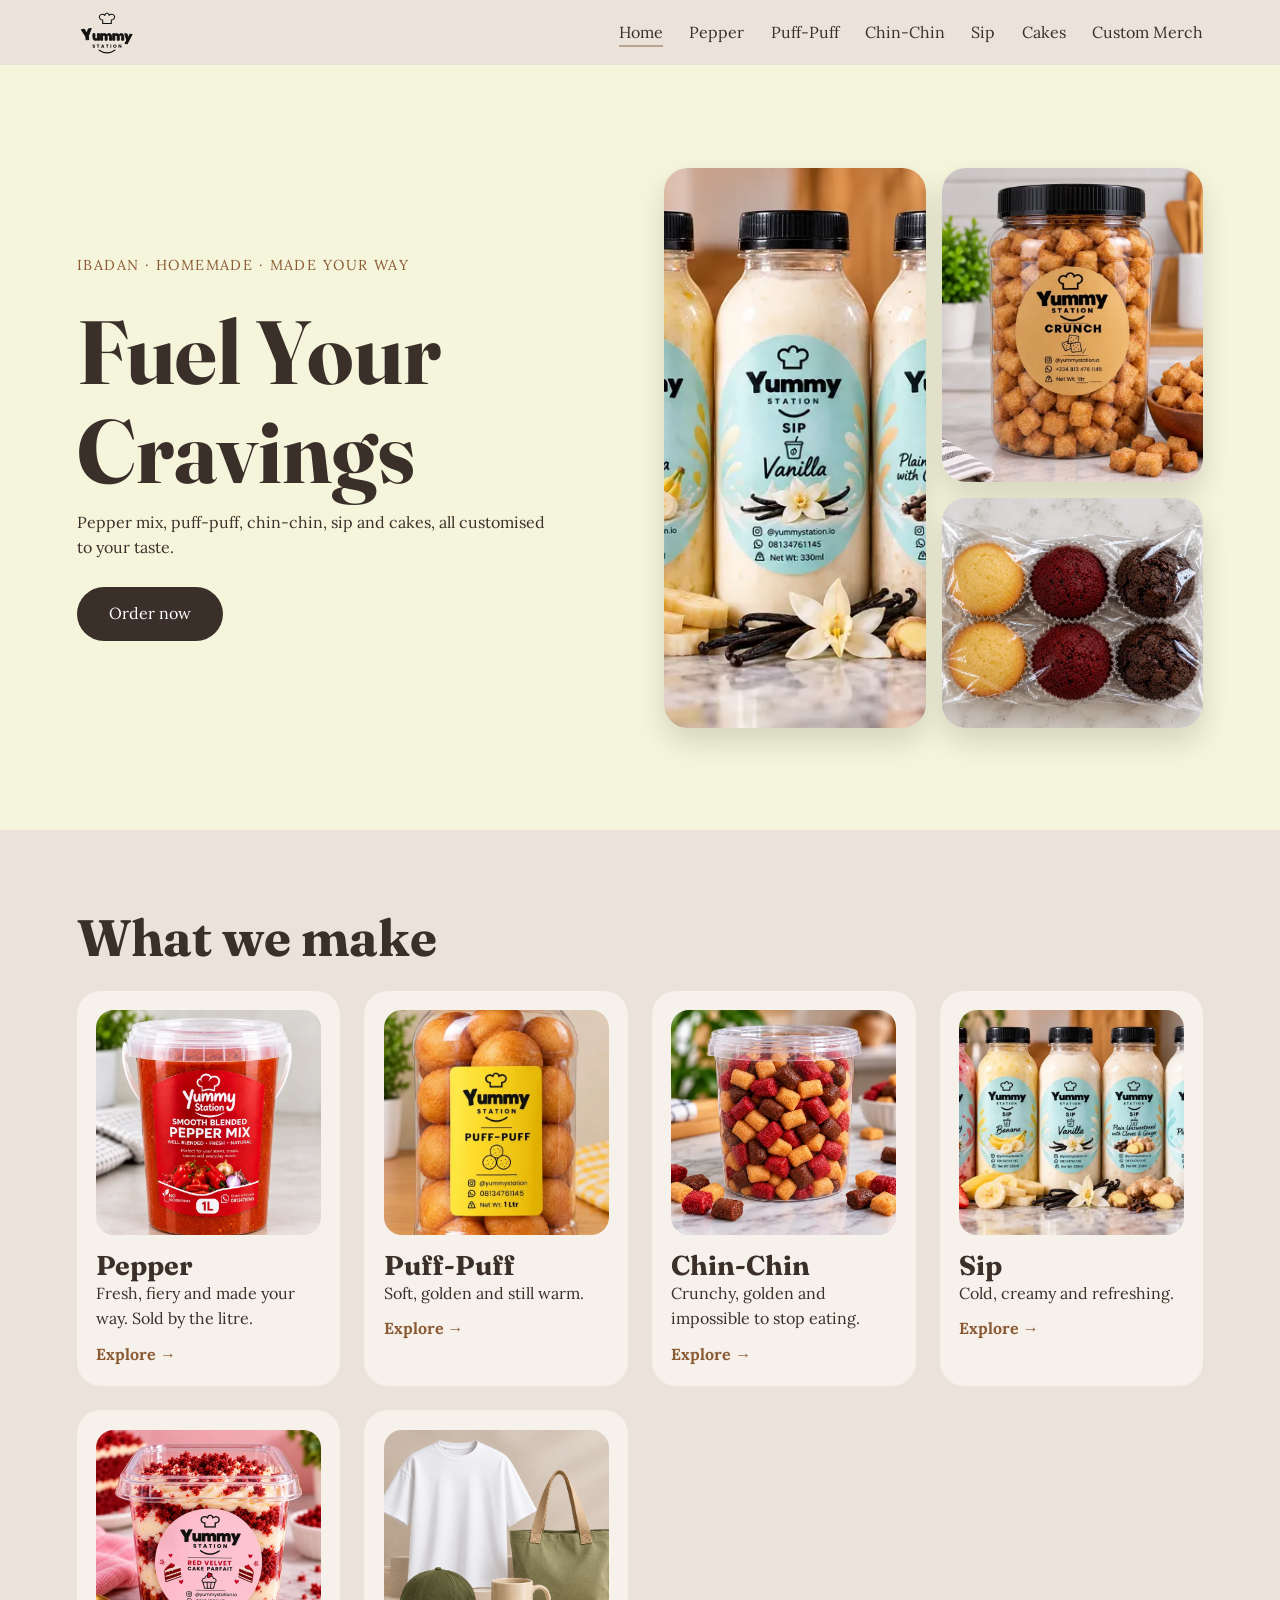
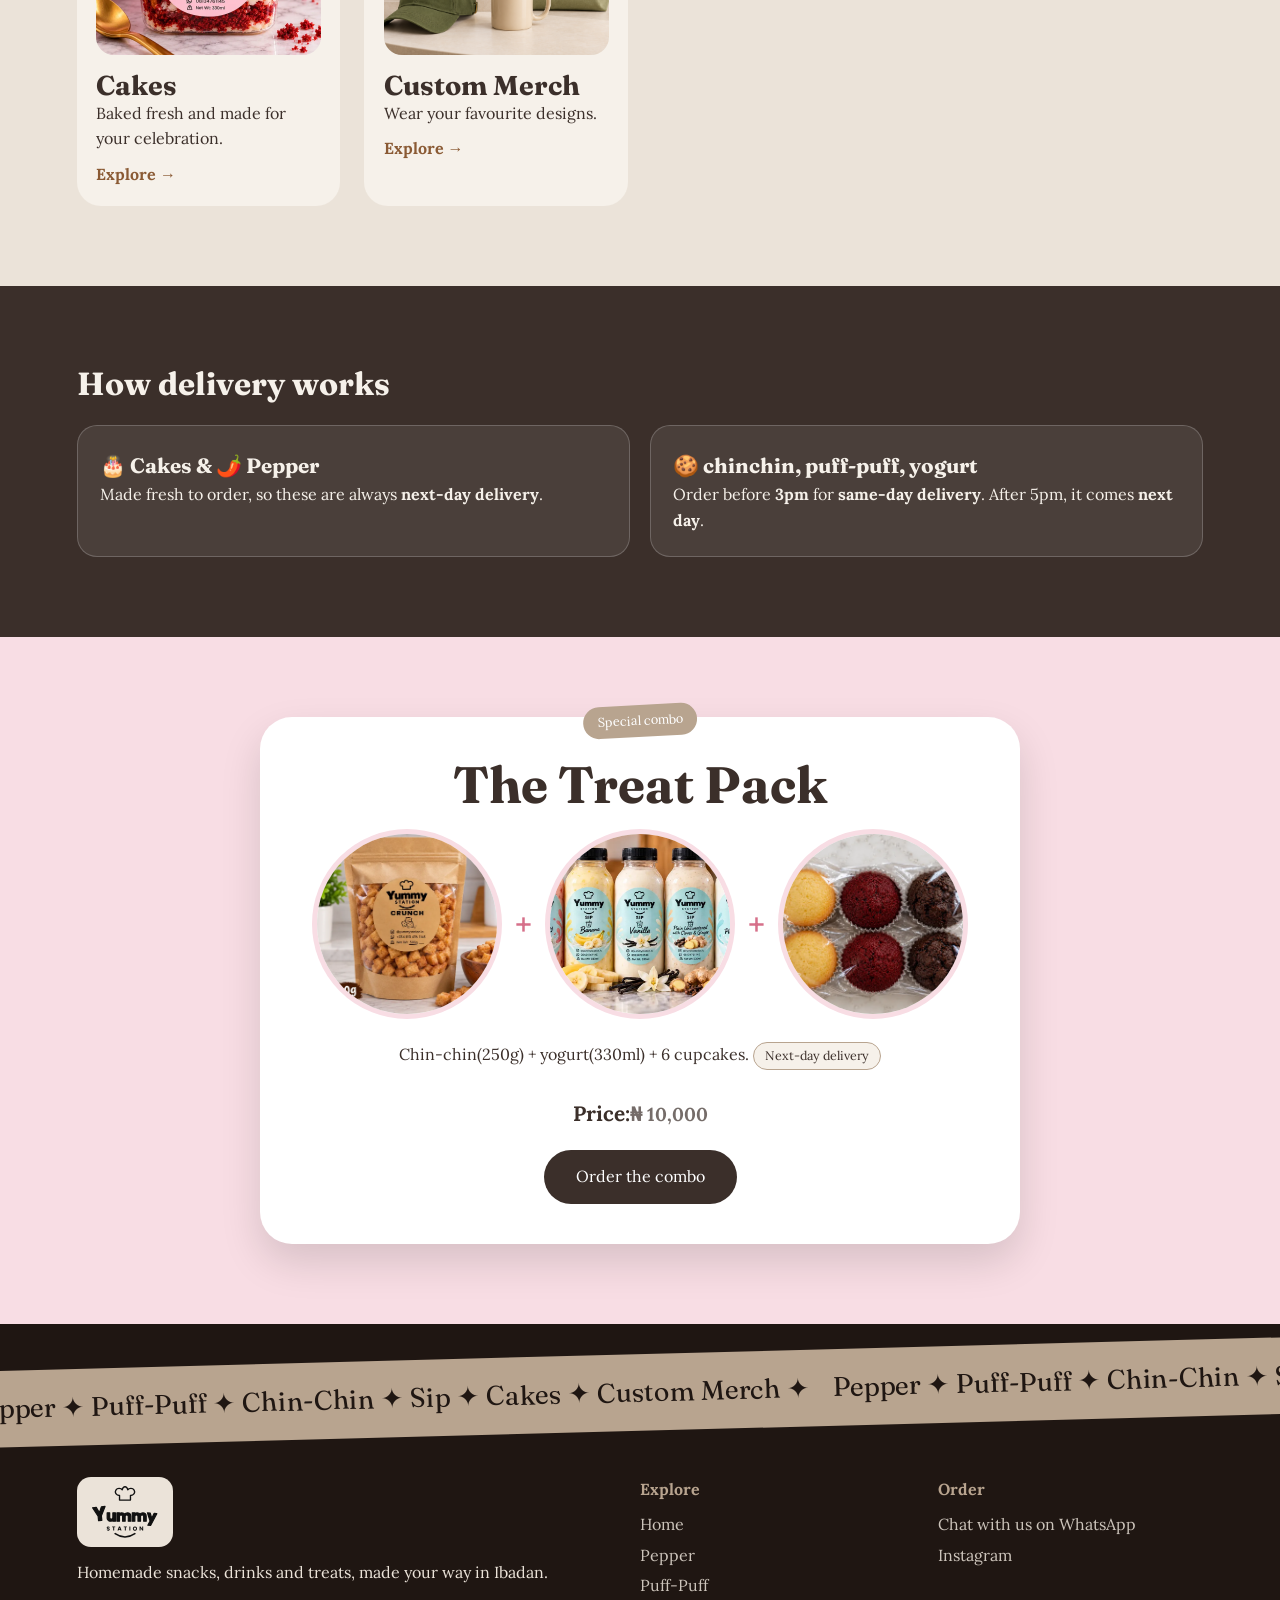
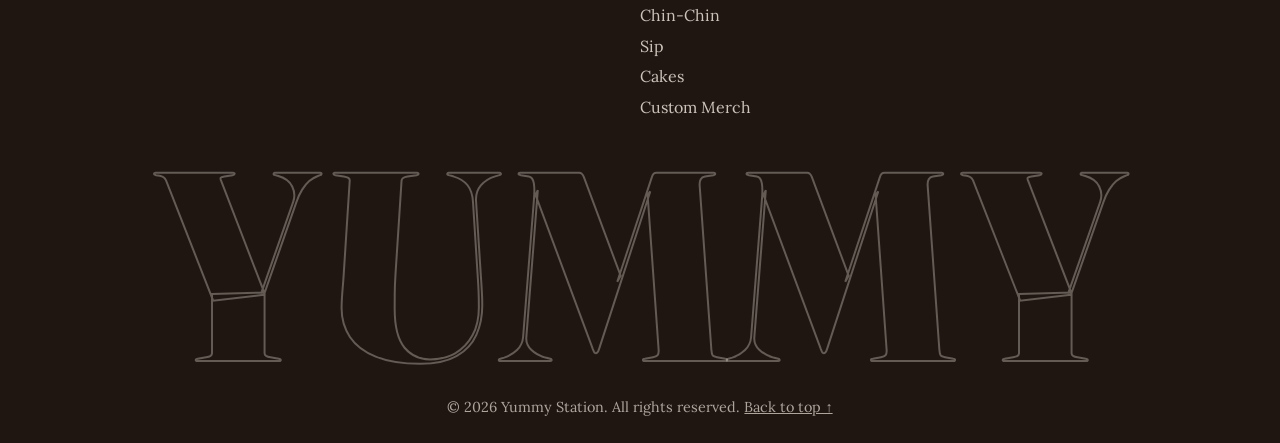
<file: index.html>
<!DOCTYPE html>
<html lang="en"><head><meta charset="UTF-8"><meta name="viewport" content="width=device-width,initial-scale=1">
<title>Yummy Station | Pepper Mix, Puff-Puff, Chin-Chin, Sip, Cakes & Custom Merch in Ibadan</title><meta name="description" content="Order pepper mix, puff-puff, chin-chin, yogurt, cakes and custom merch in Ibadan. Customise to your taste.">
<link rel="icon" href="images/logo.svg" type="image/svg+xml">
<!-- SEO: replace YOURDOMAIN.com with your real website address once you buy it (find and replace in all files) -->
<link rel="canonical" href="https://yummystation.vercel.app/index.html">
<meta property="og:title" content="Yummy Station | Pepper Mix, Puff-Puff, Chin-Chin, Sip, Cakes & Custom Merch in Ibadan">
<meta property="og:description" content="Order pepper mix, puff-puff, chin-chin, yogurt, cakes and custom merch in Ibadan. Customise to your taste.">
<meta property="og:type" content="website">
<meta property="og:image" content="https://yummystation.vercel.app/images/products/sip-collection.webp">
<link href="https://fonts.googleapis.com/css2?family=Fraunces:wght@600;800&family=Lora&display=swap" rel="stylesheet">
<link rel="stylesheet" href="styles.css">
<script type="application/ld+json">{"@context":"https://schema.org","@type":"FoodEstablishment","name":"Yummy Station","url":"https://yummystation.vercel.app/","telephone":"+2348134761145","address":{"@type":"PostalAddress","addressLocality":"Ibadan","addressCountry":"NG"}}</script>
</head>
<body data-theme="home" id="top">

    <nav class="nav">
        <a class="brand" href="index.html">
            <img src="images/logo.svg" alt="Yummy Station logo" height="46">
        </a>
        <input type="checkbox" id="nt" class="nt">
        <label for="nt" class="burger" aria-label="Menu">☰</label>

        <div class="links">
            <a href="index.html" class=on>Home</a>
            <a href="pepper.html">Pepper</a>
            <a href="puffpuff.html">Puff-Puff</a>
            <a href="chinchin.html">Chin-Chin</a>
            <a href="sip.html">Sip</a>
            <a href="cakes.html">Cakes</a>
            <a href="merch.html">Custom Merch</a>
        </div>
    </nav>

    <main>
        <section class="hero">
            <div class="htext">
                <p class="eyebrow">Ibadan · Homemade · Made your way</p>
                <h1>Fuel Your Cravings</h1>
                <p>Pepper mix, puff-puff, chin-chin, sip and cakes, all customised to your taste.</p>
                <a class="btn" href="#shop">Order now</a>
            </div>

            <div class="hpics">
                <img class="a" src="images/products/sip-collection.webp" alt="Yummy Station yogurt sip bottles">
                <img class="b" src="images/products/chinchin-1ltr.webp" alt="Crunchy chin-chin jar">
                <img class="c" src="images/products/cakes-cupcakes-1.webp" alt="Pack of cupcakes">
            </div>
        </section>

        <section id="shop">
            <h2>What we make</h2>
            <div class="cgrid">
                <a class="ccard" href="pepper.html">
                    <img src="images/products/pepper-smooth-1l.webp" alt="Pepper" loading="lazy">
                    <h3>Pepper</h3>
                    <p>Fresh, fiery and made your way. Sold by the litre.</p>
                    <span>Explore →</span>
                </a>
                <a class="ccard" href="puffpuff.html">
                    <img src="images/products/puffpuff-1kg.webp" alt="Puff-Puff" loading="lazy">
                    <h3>Puff-Puff</h3>
                    <p>Soft, golden and still warm.</p>
                    <span>Explore →</span>
                </a>
                <a class="ccard" href="chinchin.html">
                    <img src="images/products/chinchin-assorted.webp" alt="Chin-Chin" loading="lazy">
                    <h3>Chin-Chin</h3>
                    <p>Crunchy, golden and impossible to stop eating.</p>
                    <span>Explore →</span>
                </a>
                <a class="ccard" href="sip.html">
                    <img src="images/products/sip-collection.webp" alt="Sip" loading="lazy">
                    <h3>Sip</h3>
                    <p>Cold, creamy and refreshing.</p>
                    <span>Explore →</span>
                </a>
                <a class="ccard" href="cakes.html">
                    <img src="images/products/cakes-parfait-red-velvet.webp" alt="Cakes" loading="lazy">
                    <h3>Cakes</h3>
                    <p>Baked fresh and made for your celebration.</p>
                    <span>Explore →</span>
                </a>
                <a class="ccard" href="merch.html">
                    <img src="images/products/Earthy Essentials Studio Display.png" alt="Custom Merch" loading="lazy">
                    <h3>Custom Merch</h3>
                    <p>Wear your favourite designs.</p>
                    <span>Explore →</span>
                </a>
            </div>
        </section>
                            <!-- DELIVERY NOTE: edit the wording here -->
        <section class="delivery"><h2>How delivery works</h2><div class="dgrid">
<div class="dbox"><strong>🎂 Cakes &amp; 🌶️ Pepper</strong><p>Made fresh to order, so these are always <b>next-day delivery</b>.</p></div>
<div class="dbox"><strong>🍪 chinchin, puff-puff, yogurt</strong><p>Order before <b>3pm</b> for <b>same-day delivery</b>. After 5pm, it comes <b>next day</b>.</p></div></div></section>
<!-- SPECIAL COMBO: change names, images and the price (data-price) here -->

<section class="combo"><div class="cbox"><span class="badge">Special combo</span><h2>The Treat Pack</h2>
<div class="cimgs">
    <img src="images/products/chinchin-500g.webp" alt="Chin-chin"><b>+</b>
    <img src="images/products/sip-collection.webp" alt="Yogurt"><b>+</b>
    <img src="images/products/cakes-cupcakes-1.webp" alt="6 cupcakes"></div>
<p>Chin-chin(250g) + yogurt(330ml) + 6 cupcakes. 
    <span class="chip" data-d="next"></span>
</p>
<p class="cprice">Price:<span class="p" data-price="0"></span></p>
<a class="btn order" data-msg="Hi, I'd like to order the Treat Pack combo (chin-chin, yogurt and 6 cupcakes)" href="#" target="_blank" rel="noopener">Order the combo</a>
</div>
</section>
</main>

<footer class="foot"><div class="marquee"><div class="track"><span>Pepper ✦ Puff-Puff ✦ Chin-Chin ✦ Sip ✦ Cakes ✦ Custom Merch ✦ </span><span>Pepper ✦ Puff-Puff ✦ Chin-Chin ✦ Sip ✦ Cakes ✦ Custom Merch ✦ </span></div></div>
<div class="cols"><div><img class="flogo" src="images/logo.svg" alt="Yummy Station logo" height="70"><p>Homemade snacks, drinks and treats, made your way in Ibadan.</p></div>
<div><h4>Explore</h4><a href="index.html">Home</a><a href="pepper.html">Pepper</a><a href="puffpuff.html">Puff-Puff</a><a href="chinchin.html">Chin-Chin</a><a href="sip.html">Sip</a><a href="cakes.html">Cakes</a><a href="merch.html">Custom Merch</a></div>

<div>
    <h4>Order</h4>
    <a data-wa href="#" target="_blank" rel="noopener">Chat with us on WhatsApp</a>
    <!-- Add your Instagram link below -->
     <a href="https://www.instagram.com/yummystation.io/">Instagram</a></div></div>
<p class="giant" aria-hidden="true">YUMMY</p><p class="copy">© 2026 Yummy Station. All rights reserved. <a href="#top">Back to top ↑</a></p></footer>
<script src="script.js"></script></body></html>
</file>
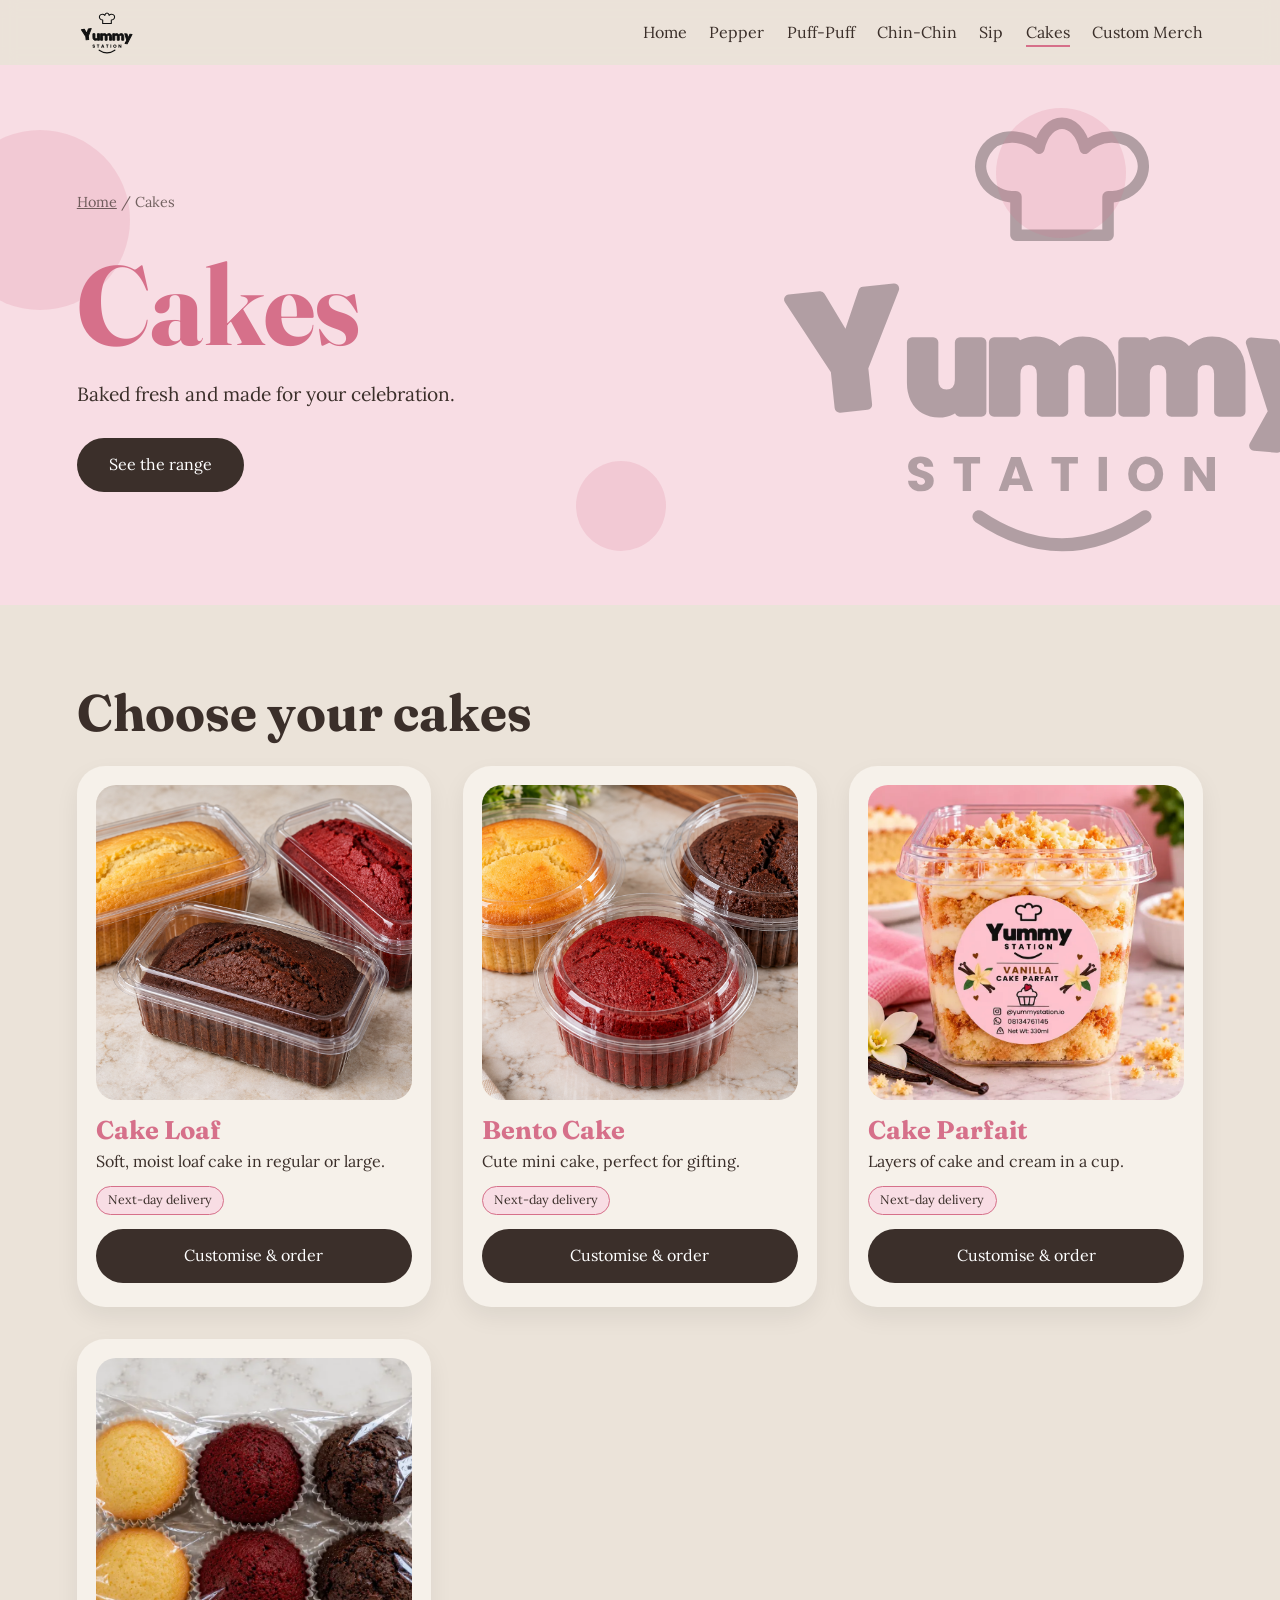
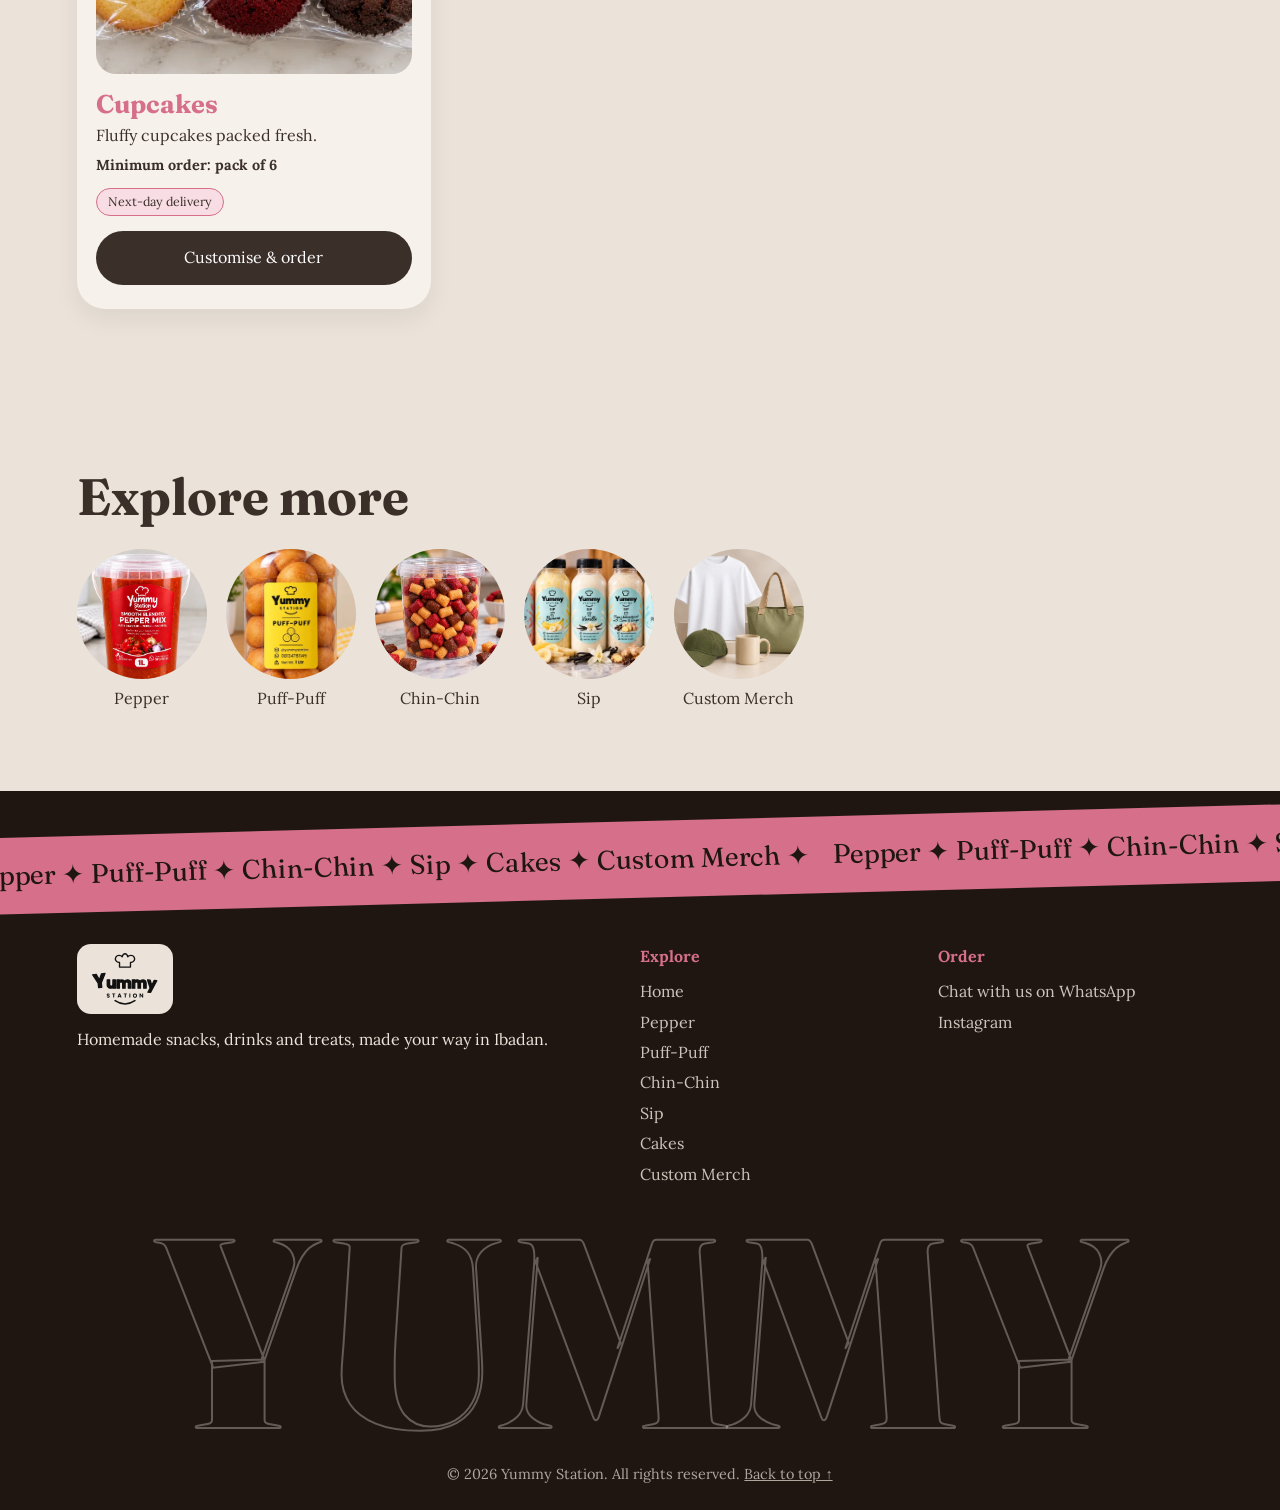
<file: cakes.html>
<!DOCTYPE html>
<html lang="en"><head><meta charset="UTF-8"><meta name="viewport" content="width=device-width,initial-scale=1">
<title>Cakes | Yummy Station</title><meta name="description" content="Cake loaves, bento cakes, cake parfaits and cupcakes in vanilla, chocolate, red velvet and your own flavours.">
<link rel="icon" href="images/logo.svg" type="image/svg+xml">
<!-- SEO: replace YOURDOMAIN.com with your real website address once you buy it (find and replace in all files) -->
<link rel="canonical" href="https://yummystation.vercel.app/cakes.html">
<meta property="og:title" content="Cakes | Yummy Station Ibadan">
<meta property="og:description" content="Cake loaves, bento cakes, cake parfaits and cupcakes in vanilla, chocolate, red velvet and your own flavours.">
<meta property="og:type" content="website">
<meta property="og:image" content="https://yummystation.vercel.app/images/products/sip-collection.webp">
<link href="https://fonts.googleapis.com/css2?family=Fraunces:wght@600;800&family=Lora&display=swap" rel="stylesheet">
<link rel="stylesheet" href="styles.css">
<script type="application/ld+json">{"@context":"https://schema.org","@type":"FoodEstablishment","name":"Yummy Station","url":"https://yummystation.vercel.app/","telephone":"+2348134761145","address":{"@type":"PostalAddress","addressLocality":"Ibadan","addressCountry":"NG"}}</script>
</head>
<body data-theme="cakes" id="top">

    <nav class="nav"><a class="brand" href="index.html"><img src="images/logo.svg" alt="Yummy Station logo" height="46"></a><input type="checkbox" id="nt" class="nt"><label for="nt" class="burger" aria-label="Menu">☰</label>
<div class="links"><a href="index.html">Home</a><a href="pepper.html">Pepper</a><a href="puffpuff.html">Puff-Puff</a><a href="chinchin.html">Chin-Chin</a><a href="sip.html">Sip</a><a href="cakes.html" class=on>Cakes</a><a href="merch.html">Custom Merch</a></div></nav>

<main>
    <section class="phero" style="--logo:url(images/logo.svg)"><span class="blob b1"></span><span class="blob b2"></span><span class="blob b3"></span>
<div class="ptext"><p class="crumb"><a href="index.html">Home</a> / Cakes</p><h1>Cakes</h1><p>Baked fresh and made for your celebration.</p><a class="btn" href="#products">See the range</a></div></section>
<section id="products">
    <h2>Choose your cakes</h2>
    <div class="pgrid">

        <article class="prod" data-product="Cake Loaf" data-d="next">
            <div class="pimg">
                <img src="images/products/YS Trio of regular Loaf Cakes.png" alt="Cake Loaf" loading="lazy">
            </div>
            <h3>Cake Loaf</h3>
            <p>Soft, moist loaf cake in regular or large.</p>
            <span class="chip"></span>
            <details class="opts">
                <summary class="btn">Customise &amp; order</summary>
                <form class="builder">
                    <fieldset>
                        <legend>Flavour</legend>
                        <label>
                            <input type="radio" name="flavour" value="Vanilla" data-price="0" checked> Vanilla 
                            <span class="p"></span>
                        </label>
                        <label>
                            <input type="radio" name="flavour" value="Chocolate" data-price="0"> Chocolate 
                            <span class="p"></span>
                        </label>
                        <label>
                            <input type="radio" name="flavour" value="Red velvet" data-price="0"> Red velvet 
                            <span class="p"></span>
                        </label>
                        <label>
                            <input type="radio" name="flavour" value="Custom flavour" data-price="0"> Custom flavour (describe in the note) 
                            <span class="p"></span>
                        </label>
                    </fieldset>
                    <fieldset>
                        <legend>Size</legend>
                        <label>
                            <!-- <input type="radio" name="size" value="regular" data-price="0" checked> Mini  -->
                            <input type="radio" name="size" value="mini" data-price="0" data-img="images/products/YS Mini Loaf Cakes in Clear Lidded Pans.png"> Mini
                            <span class="p"></span>
                        </label> 
                        <label>
                            <input type="radio" name="size" value="regular" data-price="0" data-img="images/products/YS Trio of regular Loaf Cakes.png" checked> Regular 
                            <span class="p"></span>
                        </label>
                        <label>
                            <input type="radio" name="size" value="large" data-price="0"> Large 
                            <span class="p"></span>
                        </label>
                    </fieldset>
                    <input type="text" name="note" placeholder="Customise it: flavour, colours, message on the cake...">
                    <p class="summary"></p>
                    <a class="btn order" href="#" target="_blank" rel="noopener">Order on WhatsApp</a>
                </form>
            </details>
        </article>
        <article class="prod" data-product="Bento Cake" data-d="next">
            <div class="pimg"><img src="images/products/YS Trio of Bento Cake Delights.png" alt="Bento Cake" loading="lazy"></div>
            <h3>Bento Cake</h3>
            <p>Cute mini cake, perfect for gifting.</p><span class="chip"></span>
            <details class="opts">
                <summary class="btn">Customise &amp; order</summary>
                <form class="builder">
                    <fieldset>
                        <legend>Flavour</legend>
                        <label>
                            <input type="radio" name="flavour" value="Vanilla" data-price="0" checked> Vanilla 
                            <span class="p"></span>
                        </label>
                        <label>
                            <input type="radio" name="flavour" value="Chocolate" data-price="0"> Chocolate 
                            <span class="p"></span>
                        </label>
                        <label>
                            <input type="radio" name="flavour" value="Red velvet" data-price="0"> Red velvet 
                            <span class="p"></span>
                        </label>
                        <label>
                            <input type="radio" name="flavour" value="Custom flavour" data-price="0"> Custom flavour (describe in the note) 
                            <span class="p"></span>
                        </label>
                    </fieldset>
                    <fieldset>
                        <legend>Size</legend>
                        <label>
                            <input type="radio" name="size" value="regular" data-price="0" checked> Regular 
                            <span class="p"></span>
                        </label>
                        <label>
                            <input type="radio" name="size" value="large" data-price="0"> Large 
                            <span class="p"></span>
                        </label>
                    </fieldset>
                    <input type="text" name="note" placeholder="Customise it: flavour, colours, message on the cake...">
                    <p class="summary"></p>
                    <a class="btn order" href="#" target="_blank" rel="noopener">Order on WhatsApp</a>
                </form>
            </details>
        </article>

        <article class="prod" data-product="Cake Parfait" data-d="next">
            <div class="pimg">
                <img src="images/products/cakes-parfait-vanilla.webp" alt="Cake Parfait" loading="lazy">
            </div>
            <h3>Cake Parfait</h3>
            <p>Layers of cake and cream in a cup.</p>
            <span class="chip"></span>
            <details class="opts">
                <summary class="btn">Customise &amp; order</summary>
                <form class="builder">
                    <fieldset>
                        <legend>Flavour</legend>
                        <label>
                            <input type="radio" name="flavour" value="Vanilla" data-price="0" data-img="images/products/cakes-parfait-vanilla.webp" checked> Vanilla 
                            <span class="p"></span>
                        </label>
                        <label>
                            <input type="radio" name="flavour" value="Chocolate" data-price="0" data-img="images/products/cakes-parfait-chocolate.webp"> Chocolate 
                            <span class="p"></span>
                        </label>
                        <label>
                            <input type="radio" name="flavour" value="Red velvet" data-price="0" data-img="images/products/cakes-parfait-red-velvet.webp"> Red velvet 
                            <span class="p"></span>
                        </label>
                        <label>
                            <input type="radio" name="flavour" value="Strawberry" data-price="0" data-img="images/products/cakes-parfait-strawberry.webp"> Strawberry 
                            <span class="p"></span>
                        </label>
                        <label>
                            <input type="radio" name="flavour" value="Custom flavour" data-price="0"> Custom flavour (describe in the note) 
                            <span class="p"></span>
                        </label>
                    </fieldset>
                    <fieldset>
                        <legend>Size</legend>
                        <label>
                            <input type="radio" name="size" value="regular" data-price="0" checked> Regular 
                            <span class="p"></span>
                        </label>
                        <label>
                            <input type="radio" name="size" value="large" data-price="0"> Large 
                            <span class="p"></span>
                        </label>
                    </fieldset>
                    <input type="text" name="note" placeholder="Customise it: flavour, colours, message on the cake...">
                    <p class="summary"></p>
                    <a class="btn order" href="#" target="_blank" rel="noopener">Order on WhatsApp</a>
                </form>
            </details>
        </article>
        <article class="prod" data-product="Cupcakes" data-d="next"><div class="pimg"><img src="images/products/cakes-cupcakes-1.webp" alt="Cupcakes" loading="lazy"></div><h3>Cupcakes</h3><p>Fluffy cupcakes packed fresh.</p><p class="min">Minimum order: pack of 6</p><span class="chip"></span><details class="opts"><summary class="btn">Customise &amp; order</summary><form class="builder"><fieldset><legend>Flavour</legend><label><input type="radio" name="flavour" value="Assorted" data-price="0" checked> Assorted mix <span class="p"></span></label><label><input type="radio" name="flavour" value="Vanilla" data-price="0"> Vanilla <span class="p"></span></label><label><input type="radio" name="flavour" value="Chocolate" data-price="0"> Chocolate <span class="p"></span></label><label><input type="radio" name="flavour" value="Red velvet" data-price="0"> Red velvet <span class="p"></span></label><label><input type="radio" name="flavour" value="Custom flavour" data-price="0"> Custom (describe in the note) <span class="p"></span></label></fieldset><fieldset><legend>Pack</legend><label><input type="radio" name="pack" value="pack of 6" data-price="0" checked> Pack of 6 <span class="p"></span></label><label><input type="radio" name="pack" value="pack of 12" data-price="0"> Pack of 12 <span class="p"></span></label><label><input type="radio" name="pack" value="pack of 24" data-price="0"> Pack of 24 <span class="p"></span></label></fieldset><input type="text" name="note" placeholder="Customise it: toppings, colours, message..."><p class="summary"></p><a class="btn order" href="#" target="_blank" rel="noopener">Order on WhatsApp</a></form></details></article></div></section>
        <section class="more">
            <h2>Explore more</h2>
            <div class="mrow">
                <a href="pepper.html">
                    <img src="images/products/pepper-smooth-1l.webp" alt="Pepper" loading="lazy">
                    <span>Pepper</span>
                </a>
                <a href="puffpuff.html">
                    <img src="images/products/puffpuff-1kg.webp" alt="Puff-Puff" loading="lazy">
                    <span>Puff-Puff</span>
                </a>
                <a href="chinchin.html">
                    <img src="images/products/chinchin-assorted.webp" alt="Chin-Chin" loading="lazy">
                    <span>Chin-Chin</span>
                </a>
                <a href="sip.html">
                    <img src="images/products/sip-collection.webp" alt="Sip" loading="lazy">
                    <span>Sip</span>
                </a>
                <a href="merch.html">
                    <img src="images/products/Earthy Essentials Studio Display.png" alt="Custom Merch" loading="lazy">
                    <span>Custom Merch</span>
                </a>
            </div>
        </section>
    </main>
<footer class="foot"><div class="marquee"><div class="track"><span>Pepper ✦ Puff-Puff ✦ Chin-Chin ✦ Sip ✦ Cakes ✦ Custom Merch ✦ </span><span>Pepper ✦ Puff-Puff ✦ Chin-Chin ✦ Sip ✦ Cakes ✦ Custom Merch ✦ </span></div></div>
<div class="cols"><div><img class="flogo" src="images/logo.svg" alt="Yummy Station logo" height="70"><p>Homemade snacks, drinks and treats, made your way in Ibadan.</p></div>
<div><h4>Explore</h4><a href="index.html">Home</a><a href="pepper.html">Pepper</a><a href="puffpuff.html">Puff-Puff</a><a href="chinchin.html">Chin-Chin</a><a href="sip.html">Sip</a><a href="cakes.html">Cakes</a><a href="merch.html">Custom Merch</a></div>
<div><h4>Order</h4><a data-wa href="#" target="_blank" rel="noopener">Chat with us on WhatsApp</a><!-- Add your Instagram link below --><a href="https://www.instagram.com/yummystation.io/">Instagram</a></div></div>
<p class="giant" aria-hidden="true">YUMMY</p><p class="copy">© 2026 Yummy Station. All rights reserved. <a href="#top">Back to top ↑</a></p></footer>
<script src="script.js"></script></body></html>
</file>
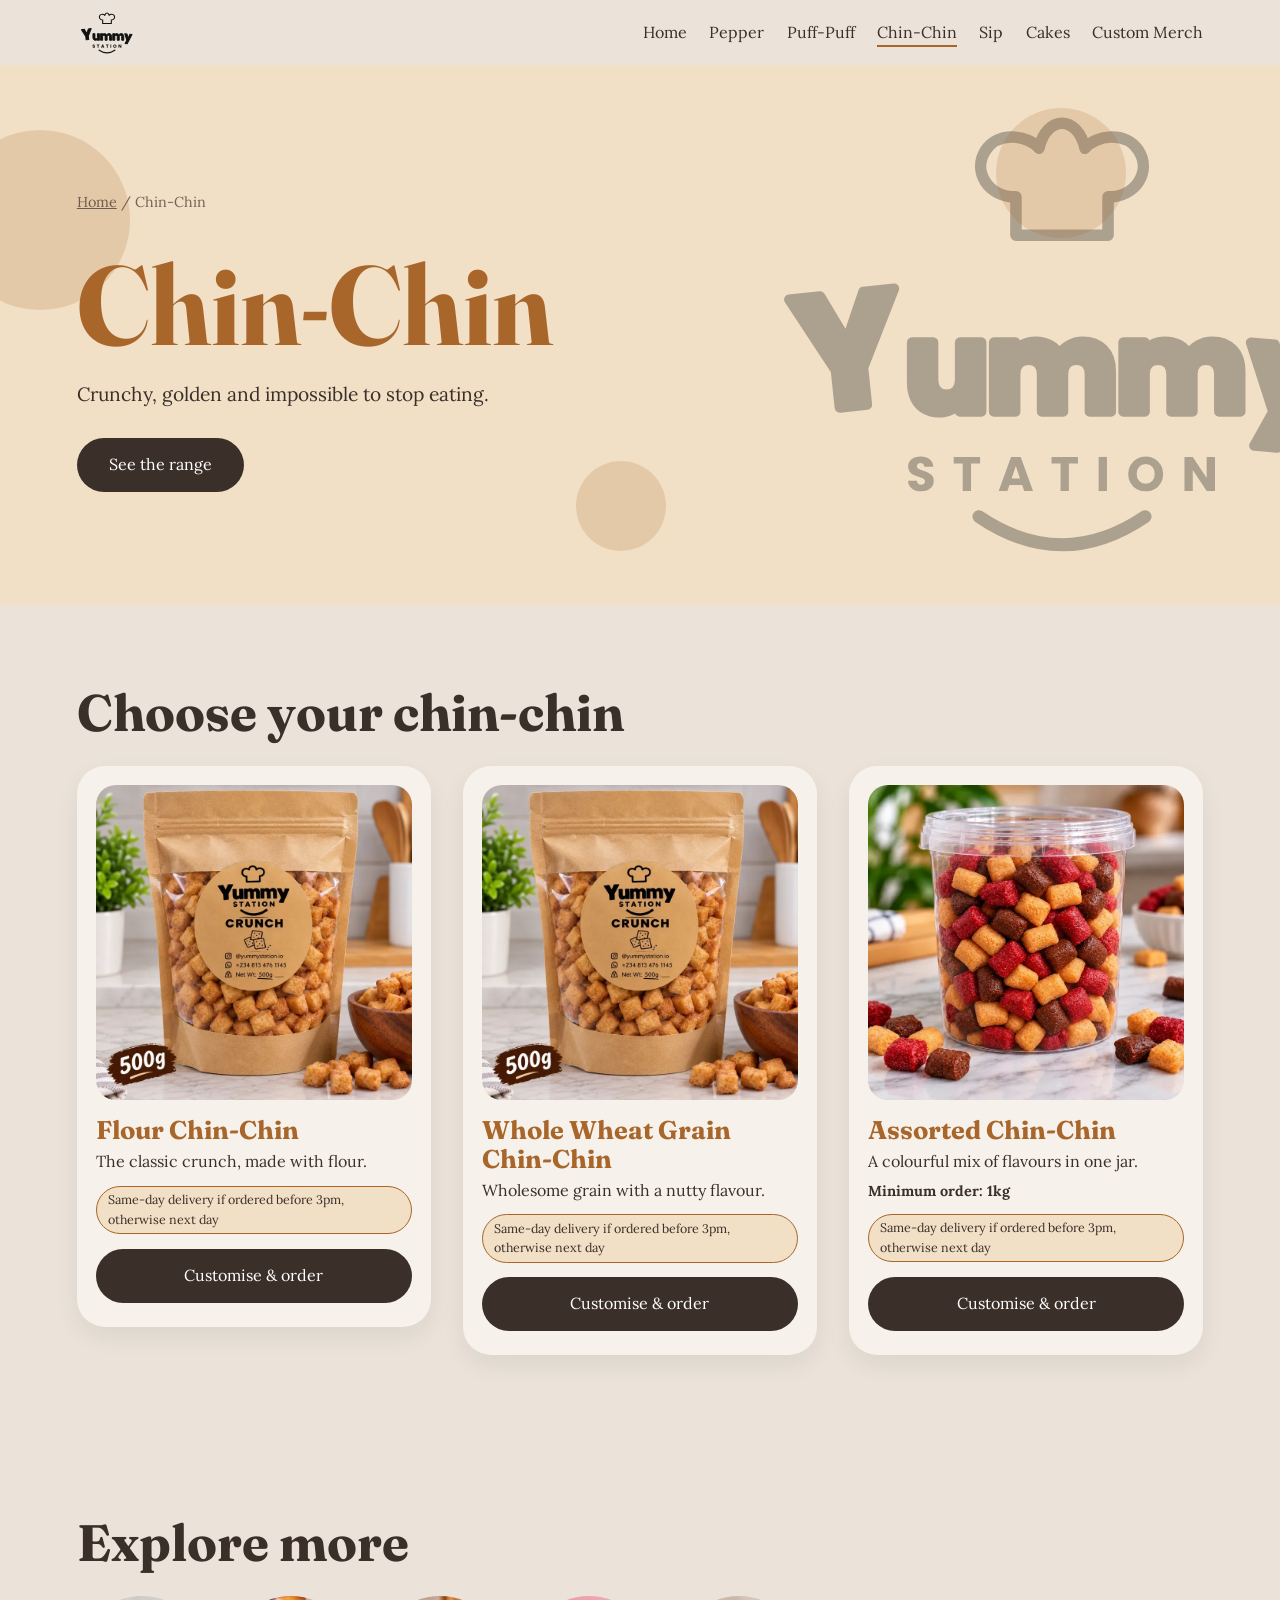
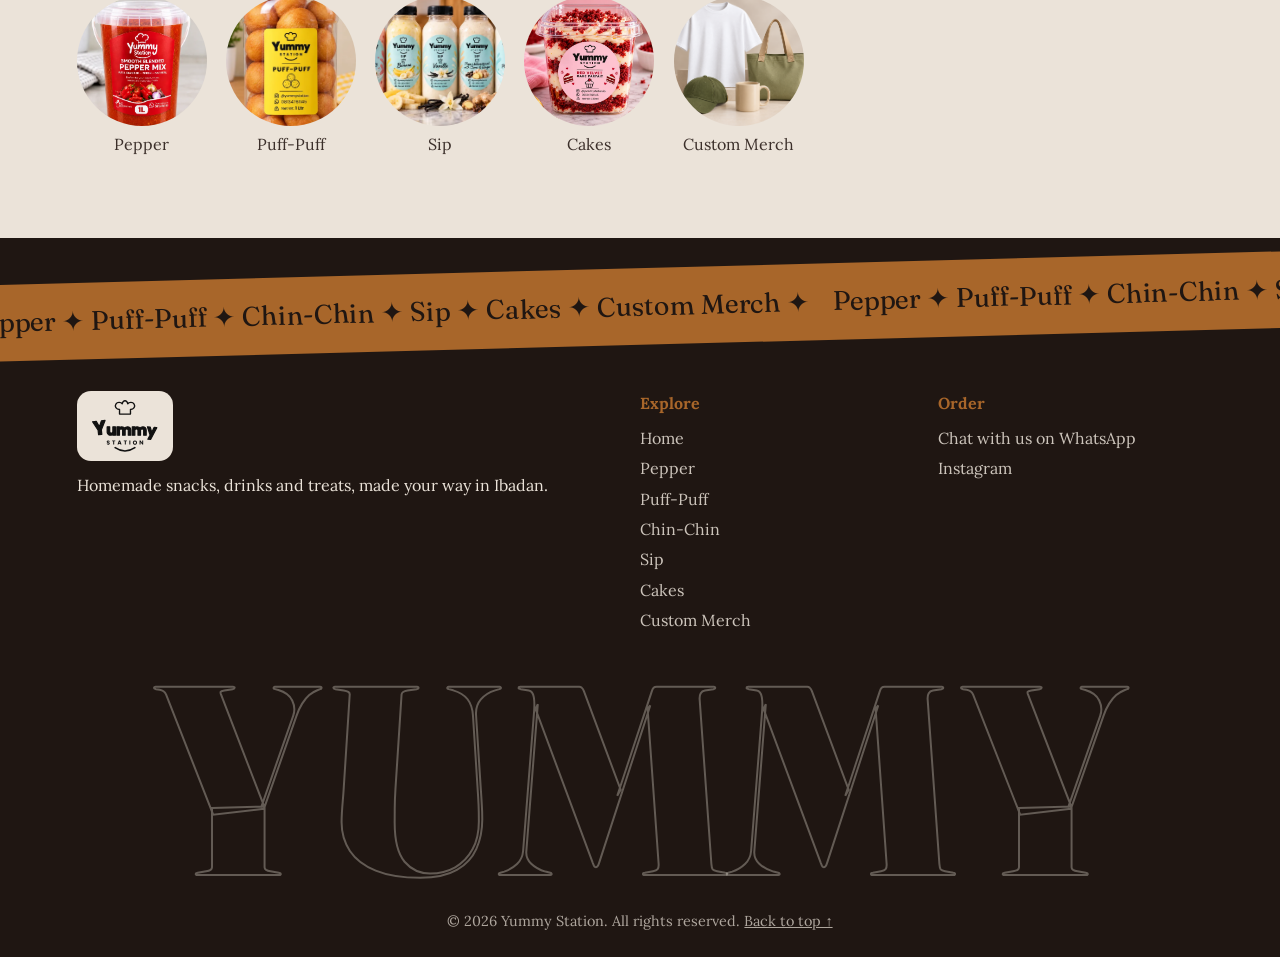
<file: chinchin.html>
<!DOCTYPE html>
<html lang="en"><head><meta charset="UTF-8"><meta name="viewport" content="width=device-width,initial-scale=1">
<title>Chin-Chin | Yummy Station</title><meta name="description" content="Flour, whole wheat grain or assorted chin-chin, with the sugar level you choose.">
<link rel="icon" href="images/logo.svg" type="image/svg+xml">
<!-- SEO: replace YOURDOMAIN.com with your real website address once you buy it (find and replace in all files) -->
<link rel="canonical" href="https://yummystation.vercel.app/chinchin.html">
<meta property="og:title" content="Chin-Chin | Yummy Station Ibadan">
<meta property="og:description" content="Flour, whole wheat grain or assorted chin-chin, with the sugar level you choose.">
<meta property="og:type" content="website">
<meta property="og:image" content="https://yummystation.vercel.app/images/products/sip-collection.webp">
<link href="https://fonts.googleapis.com/css2?family=Fraunces:wght@600;800&family=Lora&display=swap" rel="stylesheet">
<link rel="stylesheet" href="styles.css">
<script type="application/ld+json">{"@context":"https://schema.org","@type":"FoodEstablishment","name":"Yummy Station","url":"https://yummystation.vercel.app/","telephone":"+2348134761145","address":{"@type":"PostalAddress","addressLocality":"Ibadan","addressCountry":"NG"}}</script>
</head><body data-theme="chinchin" id="top">
<nav class="nav"><a class="brand" href="index.html"><img src="images/logo.svg" alt="Yummy Station logo" height="46"></a><input type="checkbox" id="nt" class="nt"><label for="nt" class="burger" aria-label="Menu">☰</label>
<div class="links"><a href="index.html">Home</a><a href="pepper.html">Pepper</a><a href="puffpuff.html">Puff-Puff</a><a href="chinchin.html" class=on>Chin-Chin</a><a href="sip.html">Sip</a><a href="cakes.html">Cakes</a><a href="merch.html">Custom Merch</a></div></nav>
<main><section class="phero" style="--logo:url(images/logo.svg)"><span class="blob b1"></span><span class="blob b2"></span><span class="blob b3"></span>
<div class="ptext"><p class="crumb"><a href="index.html">Home</a> / Chin-Chin</p><h1>Chin-Chin</h1><p>Crunchy, golden and impossible to stop eating.</p><a class="btn" href="#products">See the range</a></div></section>
<section id="products"><h2>Choose your chin-chin</h2><div class="pgrid"><article class="prod" data-product="Flour Chin-Chin" data-d="same"><div class="pimg"><img src="images/products/chinchin-500g.webp" alt="Flour Chin-Chin" loading="lazy"></div><h3>Flour Chin-Chin</h3><p>The classic crunch, made with flour.</p><span class="chip"></span><details class="opts"><summary class="btn">Customise &amp; order</summary><form class="builder"><fieldset><legend>Size</legend><label><input type="radio" name="size" value="250g" data-price="0" data-img="images/products/chinchin-250g.webp" checked> 250g <span class="p"></span></label><label><input type="radio" name="size" value="500g" data-price="0" data-img="images/products/chinchin-500g.webp"> 500g <span class="p"></span></label><label><input type="radio" name="size" value="750g" data-price="0" data-img="images/products/chinchin-750g.webp"> 750g <span class="p"></span></label><label><input type="radio" name="size" value="1 litre jar" data-price="0" data-img="images/products/chinchin-1ltr.webp"> 1 Litre jar <span class="p"></span></label><label><input type="radio" name="size" value="2 litre tub" data-price="0" data-img="images/products/chinchin-2ltr.webp"> 2 Litre tub <span class="p"></span></label></fieldset><fieldset><legend>Sugar level: <span class="out"></span></legend><input type="range" name="sugar" min="1" max="4" value="2" data-labels="Low,Regular,Sweet,Extra sweet"></fieldset><input type="text" name="note" placeholder="Customise it: extra crunchy, less sweet, add nutmeg..."><p class="summary"></p><a class="btn order" href="#" target="_blank" rel="noopener">Order on WhatsApp</a></form></details></article><article class="prod" data-product="Whole Wheat Grain Chin-Chin" data-d="same"><div class="pimg"><img src="images/products/chinchin-500g.webp" alt="Whole Wheat Grain Chin-Chin" loading="lazy"></div><h3>Whole Wheat Grain Chin-Chin</h3><p>Wholesome grain with a nutty flavour.</p><span class="chip"></span><details class="opts"><summary class="btn">Customise &amp; order</summary><form class="builder"><fieldset><legend>Size</legend><label><input type="radio" name="size" value="250g" data-price="0" data-img="images/products/chinchin-250g.webp" checked> 250g <span class="p"></span></label><label><input type="radio" name="size" value="500g" data-price="0" data-img="images/products/chinchin-500g.webp"> 500g <span class="p"></span></label><label><input type="radio" name="size" value="750g" data-price="0" data-img="images/products/chinchin-750g.webp"> 750g <span class="p"></span></label><label><input type="radio" name="size" value="1 litre jar" data-price="0" data-img="images/products/chinchin-1ltr.webp"> 1 Litre jar <span class="p"></span></label><label><input type="radio" name="size" value="2 litre tub" data-price="0" data-img="images/products/chinchin-2ltr.webp"> 2 Litre tub <span class="p"></span></label></fieldset><fieldset><legend>Sugar level: <span class="out"></span></legend><input type="range" name="sugar" min="1" max="4" value="2" data-labels="Low,Regular,Sweet,Extra sweet"></fieldset><input type="text" name="note" placeholder="Customise it: extra crunchy, less sweet, add nutmeg..."><p class="summary"></p><a class="btn order" href="#" target="_blank" rel="noopener">Order on WhatsApp</a></form></details></article><article class="prod" data-product="Assorted Chin-Chin" data-d="same"><div class="pimg"><img src="images/products/chinchin-assorted.webp" alt="Assorted Chin-Chin" loading="lazy"></div><h3>Assorted Chin-Chin</h3><p>A colourful mix of flavours in one jar.</p><p class="min">Minimum order: 1kg</p><span class="chip"></span><details class="opts"><summary class="btn">Customise &amp; order</summary><form class="builder"><fieldset><legend>Size</legend><label><input type="radio" name="size" value="1kg" data-price="0" checked> 1kg <span class="p"></span></label><label><input type="radio" name="size" value="2kg" data-price="0"> 2kg <span class="p"></span></label><label><input type="radio" name="size" value="More than 2kg" data-price="0"> More than 2kg (tell us in the note) <span class="p"></span></label></fieldset><fieldset><legend>Sugar level: <span class="out"></span></legend><input type="range" name="sugar" min="1" max="4" value="2" data-labels="Low,Regular,Sweet,Extra sweet"></fieldset><input type="text" name="note" placeholder="Customise it: which flavours or colours do you want in the mix?"><p class="summary"></p><a class="btn order" href="#" target="_blank" rel="noopener">Order on WhatsApp</a></form></details></article></div></section><section class="more"><h2>Explore more</h2><div class="mrow"><a href="pepper.html"><img src="images/products/pepper-smooth-1l.webp" alt="Pepper" loading="lazy"><span>Pepper</span></a><a href="puffpuff.html"><img src="images/products/puffpuff-1kg.webp" alt="Puff-Puff" loading="lazy"><span>Puff-Puff</span></a><a href="sip.html"><img src="images/products/sip-collection.webp" alt="Sip" loading="lazy"><span>Sip</span></a><a href="cakes.html"><img src="images/products/cakes-parfait-red-velvet.webp" alt="Cakes" loading="lazy"><span>Cakes</span></a><a href="merch.html"><img src="images/products/Earthy Essentials Studio Display.png" alt="Custom Merch" loading="lazy"><span>Custom Merch</span></a></div></section></main>

<footer class="foot"><div class="marquee"><div class="track"><span>Pepper ✦ Puff-Puff ✦ Chin-Chin ✦ Sip ✦ Cakes ✦ Custom Merch ✦ </span><span>Pepper ✦ Puff-Puff ✦ Chin-Chin ✦ Sip ✦ Cakes ✦ Custom Merch ✦ </span></div></div>
<div class="cols"><div><img class="flogo" src="images/logo.svg" alt="Yummy Station logo" height="70"><p>Homemade snacks, drinks and treats, made your way in Ibadan.</p></div>
<div><h4>Explore</h4><a href="index.html">Home</a><a href="pepper.html">Pepper</a><a href="puffpuff.html">Puff-Puff</a><a href="chinchin.html">Chin-Chin</a><a href="sip.html">Sip</a><a href="cakes.html">Cakes</a><a href="merch.html">Custom Merch</a></div>
<div><h4>Order</h4><a data-wa href="#" target="_blank" rel="noopener">Chat with us on WhatsApp</a><!-- Add your Instagram link below --><a href="https://www.instagram.com/yummystation.io">Instagram</a></div></div>
<p class="giant" aria-hidden="true">YUMMY</p><p class="copy">© 2026 Yummy Station. All rights reserved. <a href="#top">Back to top ↑</a></p></footer>
<script src="script.js"></script></body></html>
</file>
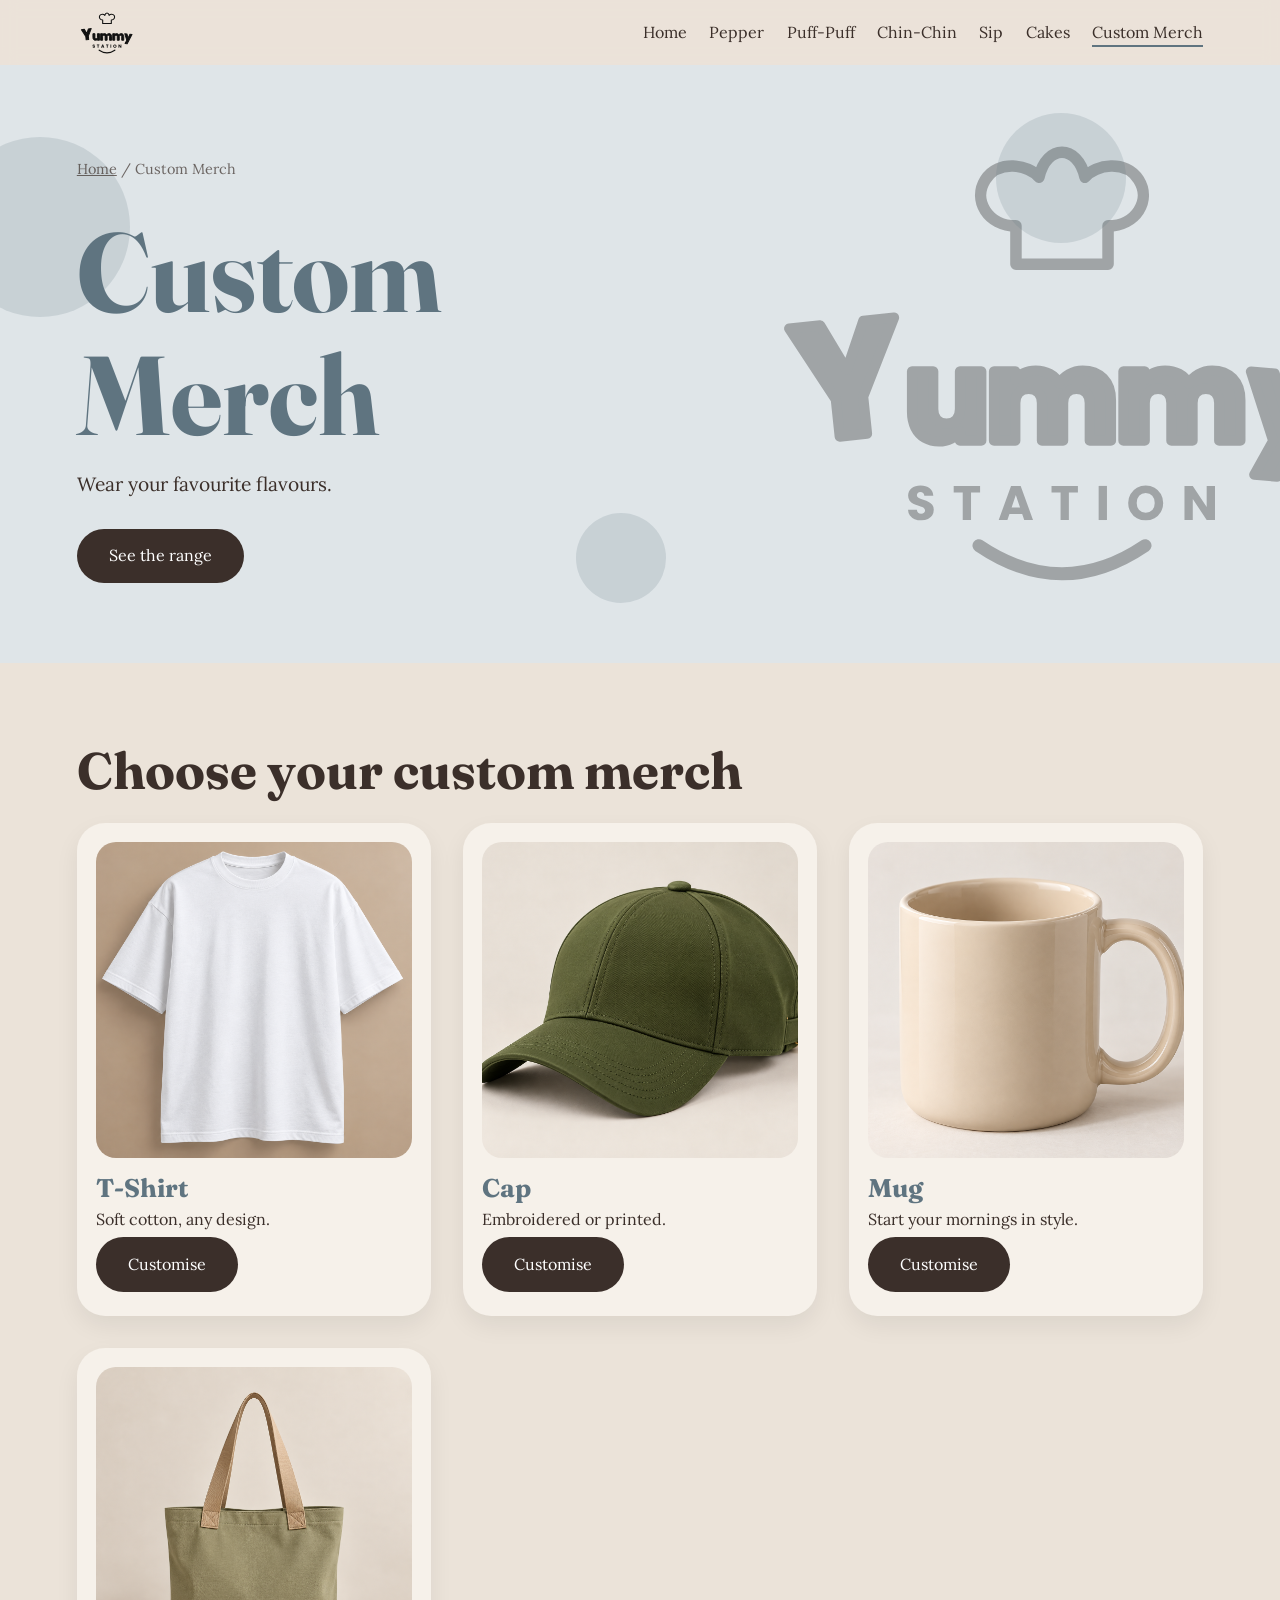
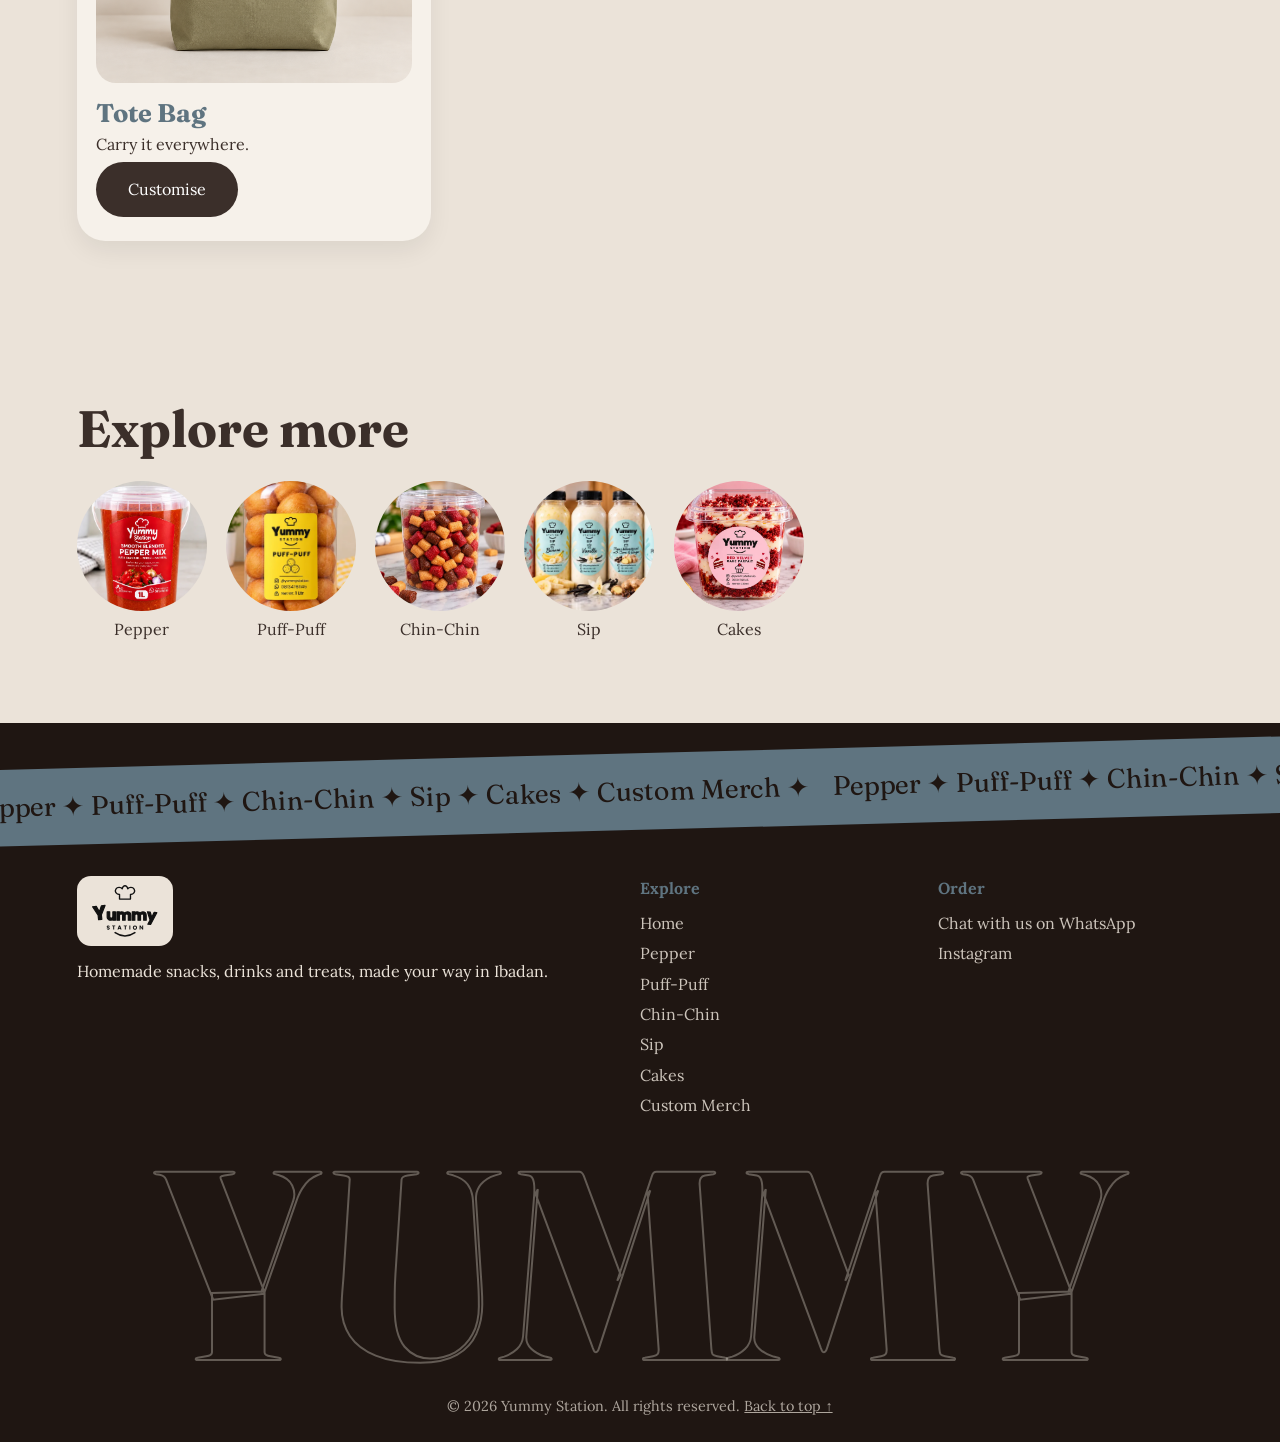
<file: merch.html>
<!DOCTYPE html>
<html lang="en"><head><meta charset="UTF-8"><meta name="viewport" content="width=device-width,initial-scale=1">
<title>Custom Merch | Yummy Station</title><meta name="description" content="Custom printed T-shirts, caps, mugs and tote bags with your own design.">
<link rel="icon" href="images/logo.svg" type="image/svg+xml">
<!-- SEO: replace YOURDOMAIN.com with your real website address once you buy it (find and replace in all files) -->
<link rel="canonical" href="https://yummystation.vercel.app/merch.html">
<meta property="og:title" content="Custom Merch | Yummy Station Ibadan">
<meta property="og:description" content="Custom printed T-shirts, caps, mugs and tote bags with your own design.">
<meta property="og:type" content="website">
<meta property="og:image" content="https://yummystation.vercel.app/images/products/sip-collection.webp">
<link href="https://fonts.googleapis.com/css2?family=Fraunces:wght@600;800&family=Lora&display=swap" rel="stylesheet">
<link rel="stylesheet" href="styles.css">
<script type="application/ld+json">{"@context":"https://schema.org","@type":"FoodEstablishment","name":"Yummy Station","url":"https://yummystation.vercel.app/","telephone":"+2348134761145","address":{"@type":"PostalAddress","addressLocality":"Ibadan","addressCountry":"NG"}}</script>
</head>

<body data-theme="merch" id="top">

    <nav class="nav">
        <a class="brand" href="index.html">
            <img src="images/logo.svg" alt="Yummy Station logo" height="46">
        </a>
        <input type="checkbox" id="nt" class="nt">
        <label for="nt" class="burger" aria-label="Menu">☰</label>

        <div class="links"><a href="index.html">Home</a><a href="pepper.html">Pepper</a><a href="puffpuff.html">Puff-Puff</a><a href="chinchin.html">Chin-Chin</a><a href="sip.html">Sip</a><a href="cakes.html">Cakes</a><a href="merch.html" class=on>Custom Merch</a></div>
    </nav>

    <main>
        <section class="phero" style="--logo:url(images/logo.svg)">
            <span class="blob b1"></span><span class="blob b2"></span>
            <span class="blob b3"></span>

            <div class="ptext">
                <p class="crumb">
                    <a href="index.html">Home</a> / Custom Merch
                </p>
                <h1>Custom Merch</h1>
                <p>Wear your favourite flavours.</p>
                <a class="btn" href="#products">See the range</a>
            </div>
        </section>

        <section id="products">
            <h2>Choose your custom merch</h2>
            <div class="pgrid">
                <article class="prod" data-product="T-Shirt" data-d="">
                    <div class="pimg">
                        <img src="images/products/Minimalist White Oversized T-Shirt Mockup.png" alt="T-Shirt" loading="lazy">
                    </div>
                    <h3>T-Shirt</h3>
                    <p>Soft cotton, any design.</p><!-- Replace # with your print-on-demand design-tool link -->
                    <a class="btn" href="https://wa.me/2348134761145?text=Hi%2C%20I%27d%20like%20to%20customise%20a%20T-Shirt" target="_blank" rel="noopener">Customise</a>
                </article>
                <article class="prod" data-product="Cap" data-d="">
                    <div class="pimg">
                        <img src="images/products/Olive Green Premium Baseball Cap.png" alt="Cap" loading="lazy">
                    </div>
                    <h3>Cap</h3>
                    <p>Embroidered or printed.</p><!-- Replace # with your print-on-demand design-tool link -->
                    <a class="btn" href="https://wa.me/2348134761145?text=Hi%2C%20I%27d%20like%20to%20customise%20a%20T-Shirt" target="_blank" rel="noopener">Customise</a>
                </article>
                <article class="prod" data-product="Mug" data-d="">
                    <div class="pimg">
                        <img src="images/products/Minimalist Cream Ceramic Mug.png" alt="Mug" loading="lazy">
                    </div>
                    <h3>Mug</h3>
                    <p>Start your mornings in style.</p><!-- Replace # with your print-on-demand design-tool link -->
                    <a class="btn" href="https://wa.me/2348134761145?text=Hi%2C%20I%27d%20like%20to%20customise%20a%20T-Shirt" target="_blank" rel="noopener">Customise</a>
                </article>
                <article class="prod" data-product="Tote Bag" data-d="">
                    <div class="pimg"><img src="images/products/Minimal Olive Tote Bag Product Shot.png" alt="Tote Bag" loading="lazy"></div>
                    <h3>Tote Bag</h3>
                    <p>Carry it everywhere.</p><!-- Replace # with your print-on-demand design-tool link -->
                    <a class="btn" href="https://wa.me/2348134761145?text=Hi%2C%20I%27d%20like%20to%20customise%20a%20T-Shirt" target="_blank" rel="noopener">Customise</a>
                </article>
            </div>
        </section>
        <section class="more">
            <h2>Explore more</h2>
            <div class="mrow">
                <a href="pepper.html">
                    <img src="images/products/pepper-smooth-1l.webp" alt="Pepper" loading="lazy">
                    <span>Pepper</span></a>
                    <a href="puffpuff.html">
                        <img src="images/products/puffpuff-1kg.webp" alt="Puff-Puff" loading="lazy">
                        <span>Puff-Puff</span>
                    </a>
                    <a href="chinchin.html">
                        <img src="images/products/chinchin-assorted.webp" alt="Chin-Chin" loading="lazy">
                        <span>Chin-Chin</span>
                    </a>
                    <a href="sip.html">
                        <img src="images/products/sip-collection.webp" alt="Sip" loading="lazy">
                        <span>Sip</span>
                    </a>
                    <a href="cakes.html">
                        <img src="images/products/cakes-parfait-red-velvet.webp" alt="Cakes" loading="lazy"><span>Cakes</span></a></div></section></main>
<footer class="foot"><div class="marquee"><div class="track"><span>Pepper ✦ Puff-Puff ✦ Chin-Chin ✦ Sip ✦ Cakes ✦ Custom Merch ✦ </span><span>Pepper ✦ Puff-Puff ✦ Chin-Chin ✦ Sip ✦ Cakes ✦ Custom Merch ✦ </span></div></div>
<div class="cols"><div><img class="flogo" src="images/logo.svg" alt="Yummy Station logo" height="70"><p>Homemade snacks, drinks and treats, made your way in Ibadan.</p></div>
<div><h4>Explore</h4><a href="index.html">Home</a><a href="pepper.html">Pepper</a><a href="puffpuff.html">Puff-Puff</a><a href="chinchin.html">Chin-Chin</a><a href="sip.html">Sip</a><a href="cakes.html">Cakes</a><a href="merch.html">Custom Merch</a></div>
<div><h4>Order</h4><a data-wa href="#" target="_blank" rel="noopener">Chat with us on WhatsApp</a><!-- Add your Instagram link below --><a href="https://www.instagram.com/yummystation.io/">Instagram</a></div></div>
<p class="giant" aria-hidden="true">YUMMY</p><p class="copy">© 2026 Yummy Station. All rights reserved. <a href="#top">Back to top ↑</a></p></footer>
<script src="script.js"></script></body></html>
</file>
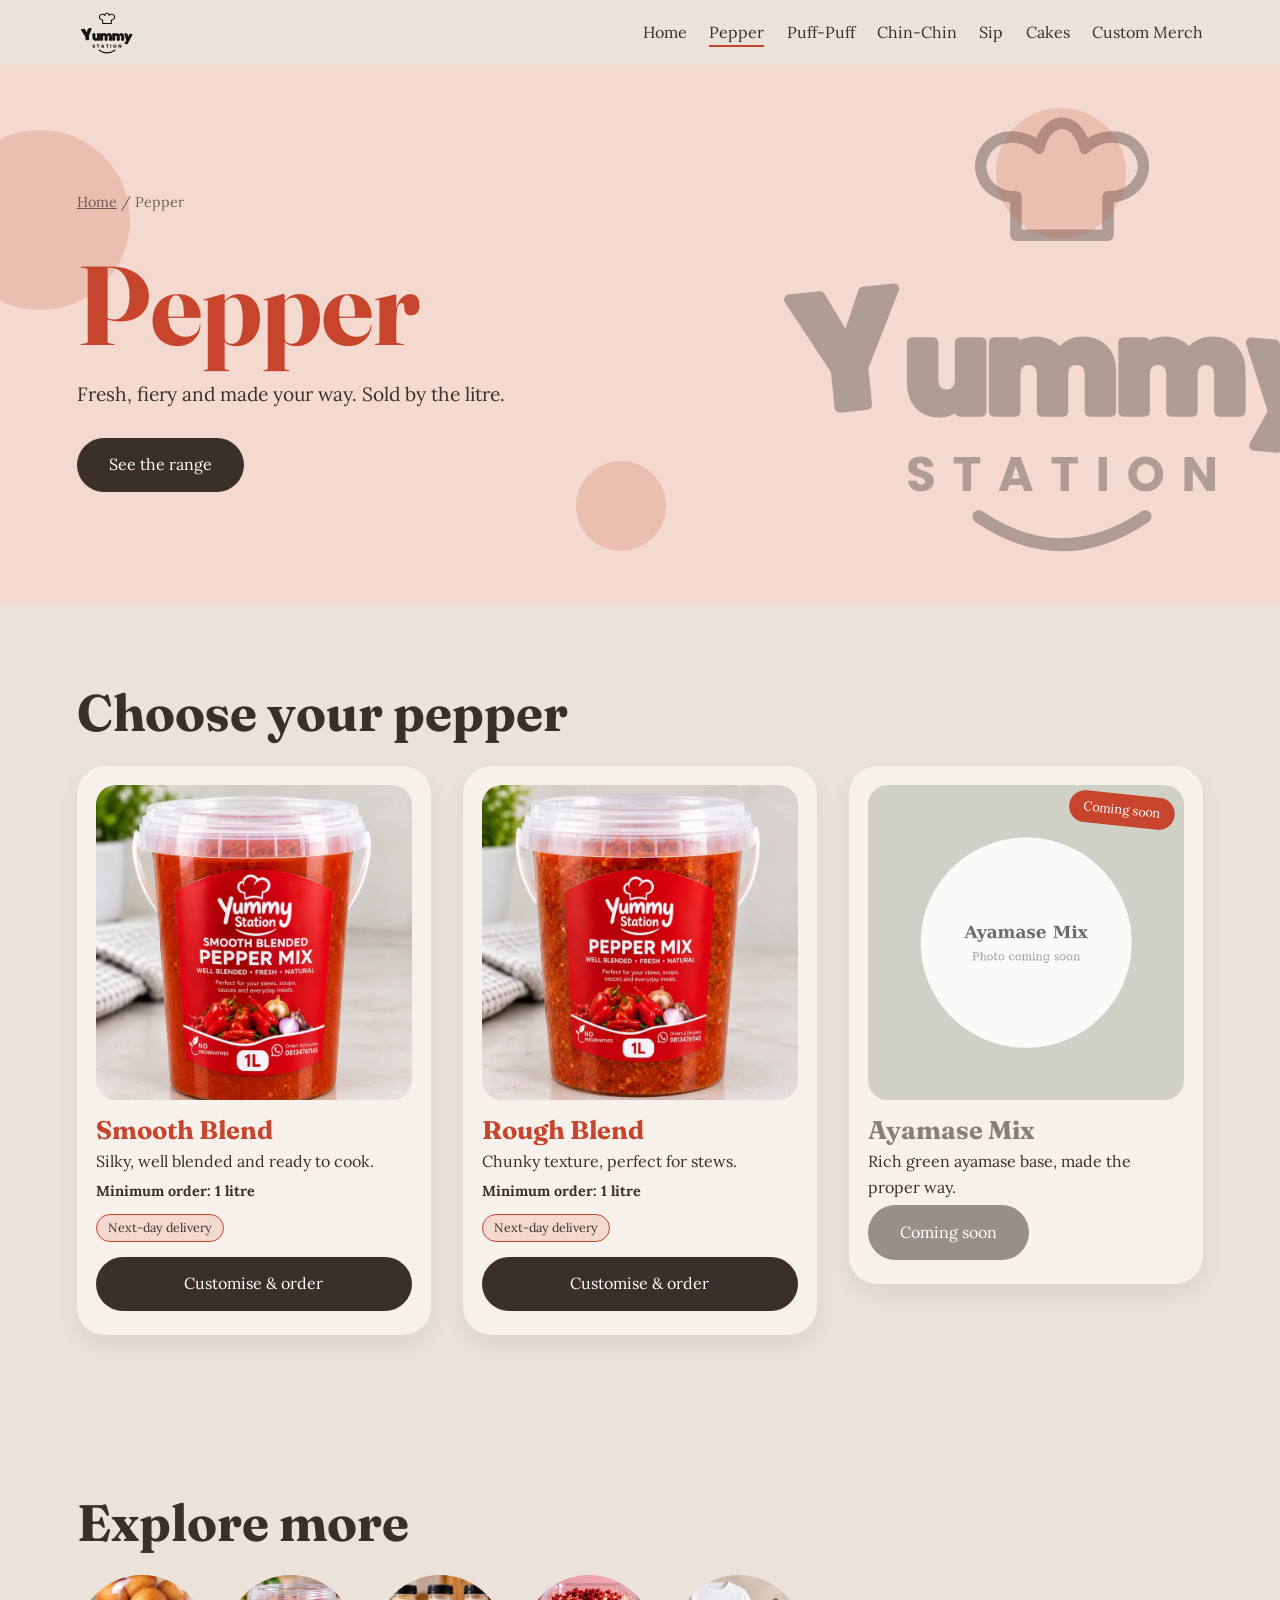
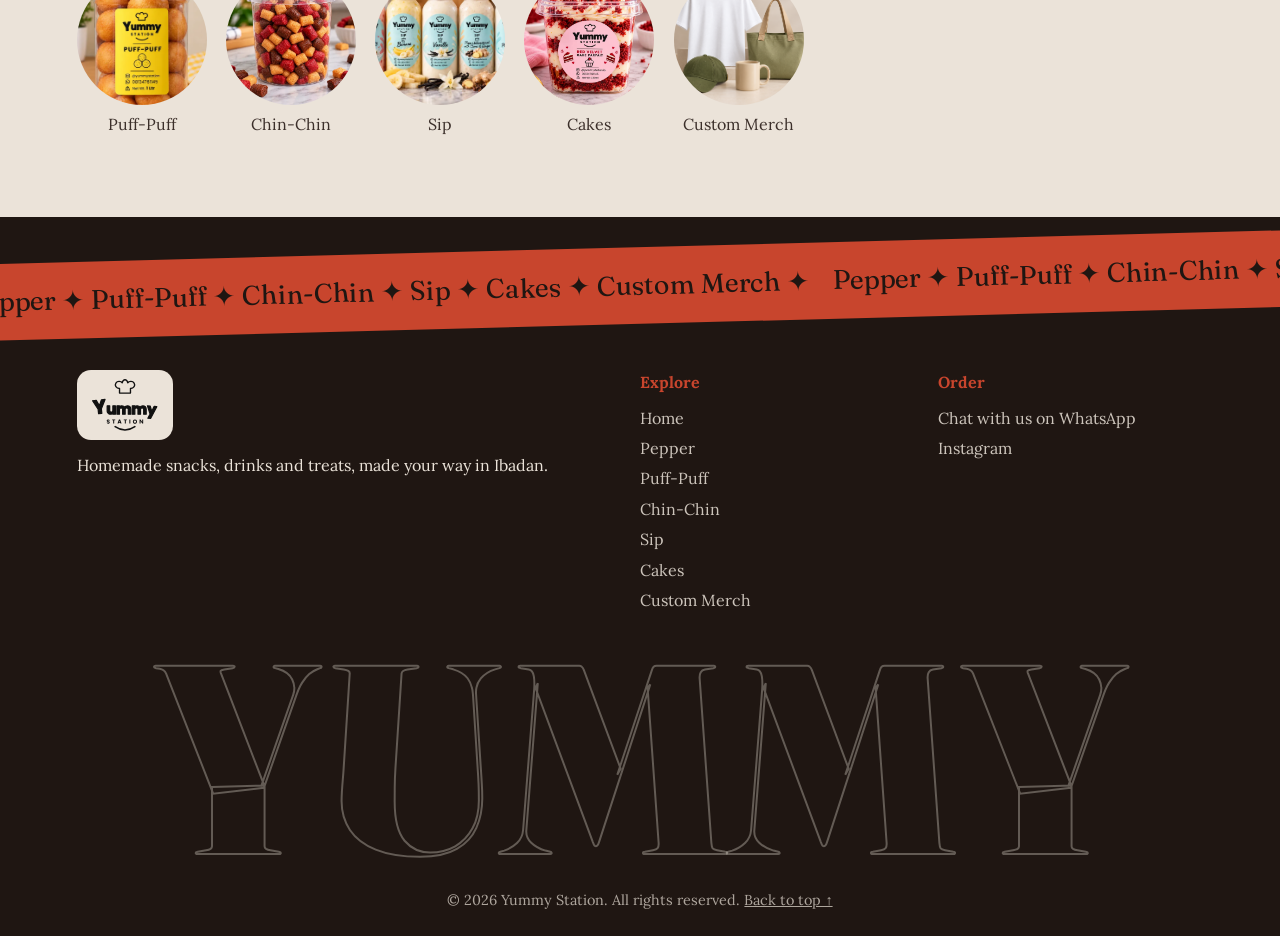
<file: pepper.html>
<!DOCTYPE html>
<html lang="en"><head><meta charset="UTF-8"><meta name="viewport" content="width=device-width,initial-scale=1">
<title>Pepper | Yummy Station</title><meta name="description" content="Order smooth blend or rough blend pepper mix by the litre, customised to your heat and taste.">
<link rel="icon" href="images/logo.svg" type="image/svg+xml">
<!-- SEO: replace YOURDOMAIN.com with your real website address once you buy it (find and replace in all files) -->
<link rel="canonical" href="https://yummystation.vercel.app/pepper.html">
<meta property="og:title" content="Pepper | Yummy Station Ibadan">
<meta property="og:description" content="Order smooth blend or rough blend pepper mix by the litre, customised to your heat and taste.">
<meta property="og:type" content="website">
<meta property="og:image" content="https://yummystation.vercel.app/images/products/sip-collection.webp">
<link href="https://fonts.googleapis.com/css2?family=Fraunces:wght@600;800&family=Lora&display=swap" rel="stylesheet">
<link rel="stylesheet" href="styles.css">
<script type="application/ld+json">{"@context":"https://schema.org","@type":"FoodEstablishment","name":"Yummy Station","url":"https://yummystation.vercel.app/","telephone":"+2348134761145","address":{"@type":"PostalAddress","addressLocality":"Ibadan","addressCountry":"NG"}}</script>
</head><body data-theme="pepper" id="top">
<nav class="nav"><a class="brand" href="index.html"><img src="images/logo.svg" alt="Yummy Station logo" height="46"></a><input type="checkbox" id="nt" class="nt"><label for="nt" class="burger" aria-label="Menu">☰</label>
<div class="links"><a href="index.html">Home</a><a href="pepper.html" class=on>Pepper</a><a href="puffpuff.html">Puff-Puff</a><a href="chinchin.html">Chin-Chin</a><a href="sip.html">Sip</a><a href="cakes.html">Cakes</a><a href="merch.html">Custom Merch</a></div></nav>
<main><section class="phero" style="--logo:url(images/logo.svg)"><span class="blob b1"></span><span class="blob b2"></span><span class="blob b3"></span>
<div class="ptext"><p class="crumb"><a href="index.html">Home</a> / Pepper</p><h1>Pepper</h1><p>Fresh, fiery and made your way. Sold by the litre.</p><a class="btn" href="#products">See the range</a></div></section>
<section id="products"><h2>Choose your pepper</h2><div class="pgrid"><article class="prod" data-product="Smooth Blend" data-d="next"><div class="pimg"><img src="images/products/pepper-smooth-1l.webp" alt="Smooth Blend" loading="lazy"></div><h3>Smooth Blend</h3><p>Silky, well blended and ready to cook.</p><p class="min">Minimum order: 1 litre</p><span class="chip"></span><details class="opts"><summary class="btn">Customise &amp; order</summary><form class="builder"><fieldset><legend>Size</legend><label><input type="radio" name="size" value="1 litre" data-price="0" data-img="images/products/pepper-smooth-1l.webp" checked> 1 Litre <span class="p"></span></label><label><input type="radio" name="size" value="2 litres" data-price="0" data-img="images/products/pepper-smooth-2l.webp"> 2 Litres <span class="p"></span></label><label><input type="radio" name="size" value="3 litres" data-price="0" data-img="images/products/pepper-smooth-3l.webp"> 3 Litres <span class="p"></span></label><label><input type="radio" name="size" value="More than 3 litres" data-price="0"> More than 3 litres (tell us in the note) <span class="p"></span></label></fieldset><fieldset><legend>Heat level: <span class="out"></span></legend><input type="range" name="heat" min="1" max="4" value="2" data-labels="Mild,Medium,Hot,Very hot"></fieldset><input type="text" name="note" placeholder="Customise it: more tatashe? less onions? extra scotch bonnet?"><p class="summary"></p><a class="btn order" href="#" target="_blank" rel="noopener">Order on WhatsApp</a></form></details></article><article class="prod" data-product="Rough Blend" data-d="next"><div class="pimg"><img src="images/products/pepper-rough-1l.webp" alt="Rough Blend" loading="lazy"></div><h3>Rough Blend</h3><p>Chunky texture, perfect for stews.</p><p class="min">Minimum order: 1 litre</p><span class="chip"></span><details class="opts"><summary class="btn">Customise &amp; order</summary><form class="builder"><fieldset><legend>Size</legend><label><input type="radio" name="size" value="1 litre" data-price="0" data-img="images/products/pepper-rough-1l.webp" checked> 1 Litre <span class="p"></span></label><label><input type="radio" name="size" value="2 litres" data-price="0" data-img="images/products/pepper-rough-2l.webp"> 2 Litres <span class="p"></span></label><label><input type="radio" name="size" value="3 litres" data-price="0" data-img="images/products/pepper-rough-3l.webp"> 3 Litres <span class="p"></span></label><label><input type="radio" name="size" value="More than 3 litres" data-price="0"> More than 3 litres (tell us in the note) <span class="p"></span></label></fieldset><fieldset><legend>Heat level: <span class="out"></span></legend><input type="range" name="heat" min="1" max="4" value="2" data-labels="Mild,Medium,Hot,Very hot"></fieldset><input type="text" name="note" placeholder="Customise it: more tatashe? less onions? extra scotch bonnet?"><p class="summary"></p><a class="btn order" href="#" target="_blank" rel="noopener">Order on WhatsApp</a></form></details></article><article class="prod soon" data-product="Ayamase Mix" data-d=""><span class="badge">Coming soon</span><div class="pimg"><img src="images/products/pepper-ayamase.webp" alt="Ayamase Mix" loading="lazy"></div><h3>Ayamase Mix</h3><p>Rich green ayamase base, made the proper way.</p><span class="btn off">Coming soon</span></article></div></section><section class="more"><h2>Explore more</h2><div class="mrow"><a href="puffpuff.html"><img src="images/products/puffpuff-1kg.webp" alt="Puff-Puff" loading="lazy"><span>Puff-Puff</span></a><a href="chinchin.html"><img src="images/products/chinchin-assorted.webp" alt="Chin-Chin" loading="lazy"><span>Chin-Chin</span></a><a href="sip.html"><img src="images/products/sip-collection.webp" alt="Sip" loading="lazy"><span>Sip</span></a><a href="cakes.html"><img src="images/products/cakes-parfait-red-velvet.webp" alt="Cakes" loading="lazy"><span>Cakes</span></a><a href="merch.html"><img src="images/products/Earthy Essentials Studio Display.png" alt="Custom Merch" loading="lazy"><span>Custom Merch</span></a></div></section></main>

<footer class="foot"><div class="marquee"><div class="track"><span>Pepper ✦ Puff-Puff ✦ Chin-Chin ✦ Sip ✦ Cakes ✦ Custom Merch ✦ </span><span>Pepper ✦ Puff-Puff ✦ Chin-Chin ✦ Sip ✦ Cakes ✦ Custom Merch ✦ </span></div></div>
<div class="cols"><div><img class="flogo" src="images/logo.svg" alt="Yummy Station logo" height="70"><p>Homemade snacks, drinks and treats, made your way in Ibadan.</p></div>
<div><h4>Explore</h4><a href="index.html">Home</a><a href="pepper.html">Pepper</a><a href="puffpuff.html">Puff-Puff</a><a href="chinchin.html">Chin-Chin</a><a href="sip.html">Sip</a><a href="cakes.html">Cakes</a><a href="merch.html">Custom Merch</a></div>
<div><h4>Order</h4><a data-wa href="#" target="_blank" rel="noopener">Chat with us on WhatsApp</a><!-- Add your Instagram link below --><a href="https://www.instagram.com/yummystation.io/">Instagram</a></div></div>
<p class="giant" aria-hidden="true">YUMMY</p><p class="copy">© 2026 Yummy Station. All rights reserved. <a href="#top">Back to top ↑</a></p></footer>
<script src="script.js"></script></body></html>
</file>
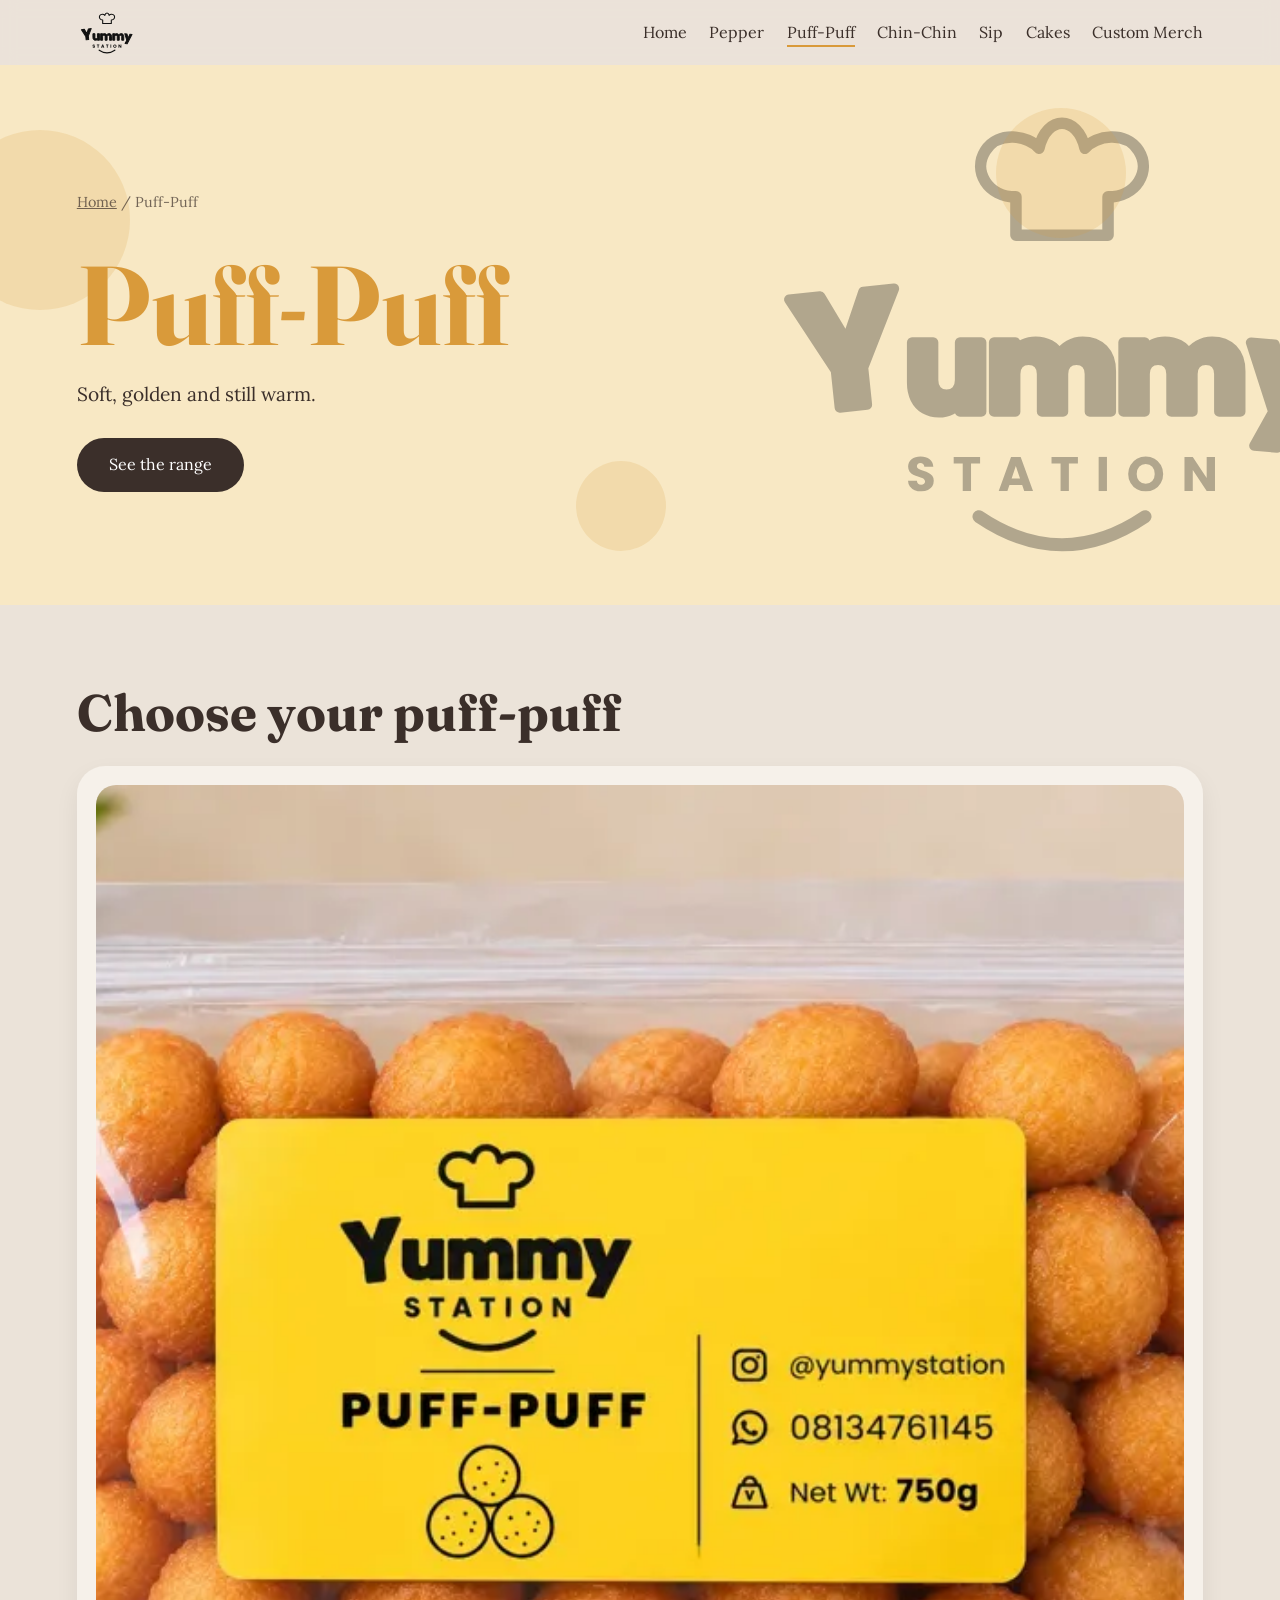
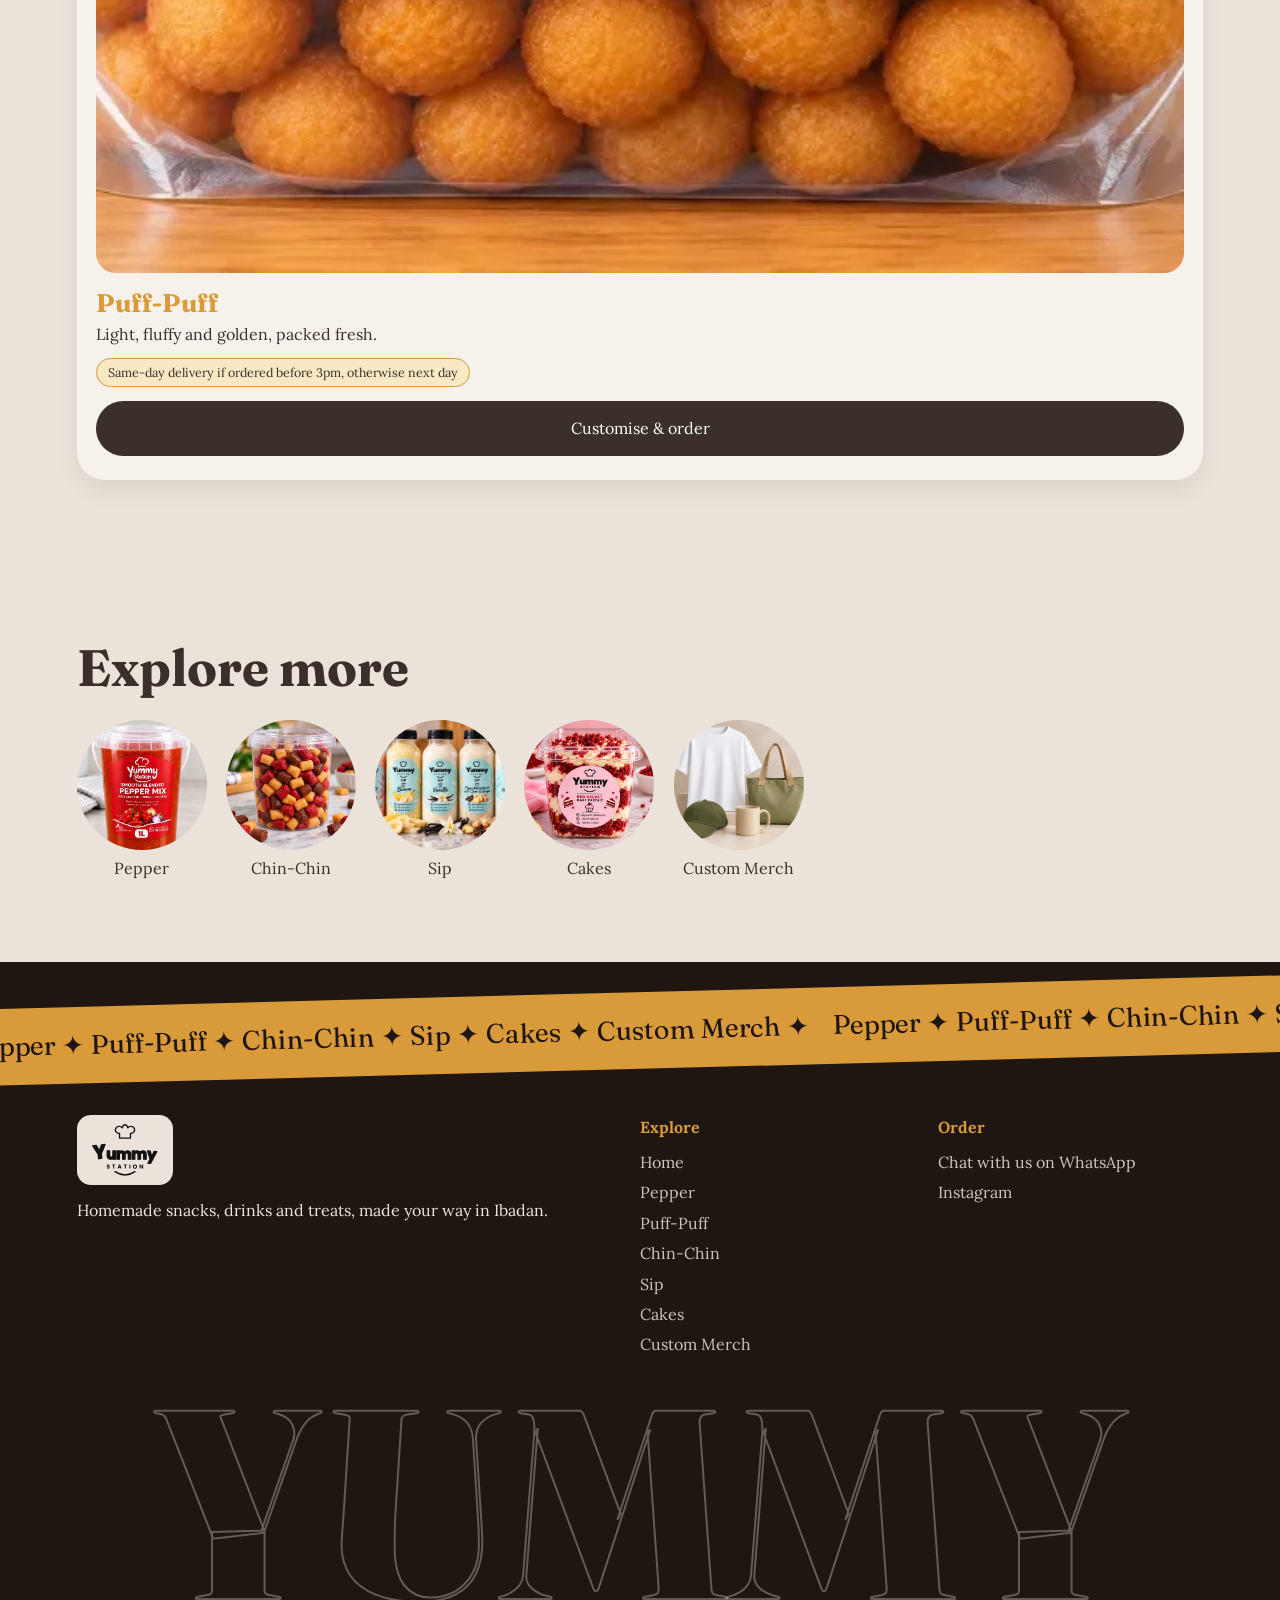
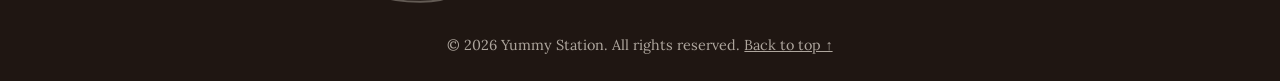
<file: puffpuff.html>
<!DOCTYPE html>
<html lang="en"><head><meta charset="UTF-8"><meta name="viewport" content="width=device-width,initial-scale=1">
<title>Puff-Puff | Yummy Station</title><meta name="description" content="Order fresh puff-puff in 250g, 500g, 750g and 1kg jars. Customise the sweetness.">
<link rel="icon" href="images/logo.svg" type="image/svg+xml">
<!-- SEO: replace YOURDOMAIN.com with your real website address once you buy it (find and replace in all files) -->
<link rel="canonical" href="https://yummystation.vercel.app/puffpuff.html">
<meta property="og:title" content="Puff-Puff | Yummy Station Ibadan">
<meta property="og:description" content="Order fresh puff-puff in 250g, 500g, 750g and 1kg jars. Customise the sweetness.">
<meta property="og:type" content="website">
<meta property="og:image" content="https://yummystation.vercel.app/images/products/sip-collection.webp">
<link href="https://fonts.googleapis.com/css2?family=Fraunces:wght@600;800&family=Lora&display=swap" rel="stylesheet">
<link rel="stylesheet" href="styles.css">
<script type="application/ld+json">{"@context":"https://schema.org","@type":"FoodEstablishment","name":"Yummy Station","url":"https://yummystation.vercel.app/","telephone":"+2348134761145","address":{"@type":"PostalAddress","addressLocality":"Ibadan","addressCountry":"NG"}}</script>
</head><body data-theme="puffpuff" id="top">
<nav class="nav"><a class="brand" href="index.html"><img src="images/logo.svg" alt="Yummy Station logo" height="46"></a><input type="checkbox" id="nt" class="nt"><label for="nt" class="burger" aria-label="Menu">☰</label>
<div class="links"><a href="index.html">Home</a><a href="pepper.html">Pepper</a><a href="puffpuff.html" class=on>Puff-Puff</a><a href="chinchin.html">Chin-Chin</a><a href="sip.html">Sip</a><a href="cakes.html">Cakes</a><a href="merch.html">Custom Merch</a></div></nav>
<main><section class="phero" style="--logo:url(images/logo.svg)"><span class="blob b1"></span><span class="blob b2"></span><span class="blob b3"></span>
<div class="ptext"><p class="crumb"><a href="index.html">Home</a> / Puff-Puff</p><h1>Puff-Puff</h1><p>Soft, golden and still warm.</p><a class="btn" href="#products">See the range</a></div></section>
<section id="products"><h2>Choose your puff-puff</h2><div class="pgrid"><article class="prod" data-product="Puff-Puff" data-d="same"><div class="pimg"><img src="images/products/puffpuff-750g.webp" alt="Puff-Puff" loading="lazy"></div><h3>Puff-Puff</h3><p>Light, fluffy and golden, packed fresh.</p><span class="chip"></span><details class="opts"><summary class="btn">Customise &amp; order</summary><form class="builder"><fieldset><legend>Size</legend><label><input type="radio" name="size" value="250g" data-price="0" data-img="images/products/puffpuff-250g.webp" checked> 250g <span class="p"></span></label><label><input type="radio" name="size" value="500g" data-price="0" data-img="images/products/puffpuff-500g.webp"> 500g <span class="p"></span></label><label><input type="radio" name="size" value="750g" data-price="0" data-img="images/products/puffpuff-750g.webp"> 750g <span class="p"></span></label><label><input type="radio" name="size" value="1kg jar" data-price="0" data-img="images/products/puffpuff-1kg.webp"> 1kg jar <span class="p"></span></label></fieldset><fieldset><legend>Sweetness: <span class="out"></span></legend><input type="range" name="sweet" min="1" max="3" value="2" data-labels="Light,Regular,Extra sweet"></fieldset><input type="text" name="note" placeholder="Customise it: sugar-coated, extra crispy..."><p class="summary"></p><a class="btn order" href="#" target="_blank" rel="noopener">Order on WhatsApp</a></form></details></article></div></section><section class="more"><h2>Explore more</h2><div class="mrow"><a href="pepper.html"><img src="images/products/pepper-smooth-1l.webp" alt="Pepper" loading="lazy"><span>Pepper</span></a><a href="chinchin.html"><img src="images/products/chinchin-assorted.webp" alt="Chin-Chin" loading="lazy"><span>Chin-Chin</span></a><a href="sip.html"><img src="images/products/sip-collection.webp" alt="Sip" loading="lazy"><span>Sip</span></a><a href="cakes.html"><img src="images/products/cakes-parfait-red-velvet.webp" alt="Cakes" loading="lazy"><span>Cakes</span></a><a href="merch.html"><img src="images/products/Earthy Essentials Studio Display.png" alt="Custom Merch" loading="lazy"><span>Custom Merch</span></a></div></section></main>

<footer class="foot"><div class="marquee"><div class="track"><span>Pepper ✦ Puff-Puff ✦ Chin-Chin ✦ Sip ✦ Cakes ✦ Custom Merch ✦ </span><span>Pepper ✦ Puff-Puff ✦ Chin-Chin ✦ Sip ✦ Cakes ✦ Custom Merch ✦ </span></div></div>
<div class="cols"><div><img class="flogo" src="images/logo.svg" alt="Yummy Station logo" height="70"><p>Homemade snacks, drinks and treats, made your way in Ibadan.</p></div>
<div><h4>Explore</h4><a href="index.html">Home</a><a href="pepper.html">Pepper</a><a href="puffpuff.html">Puff-Puff</a><a href="chinchin.html">Chin-Chin</a><a href="sip.html">Sip</a><a href="cakes.html">Cakes</a><a href="merch.html">Custom Merch</a></div>
<div><h4>Order</h4><a data-wa href="#" target="_blank" rel="noopener">Chat with us on WhatsApp</a><!-- Add your Instagram link below --><a href="https://www.instagram.com/yummystation.io">Instagram</a></div></div>
<p class="giant" aria-hidden="true">YUMMY</p><p class="copy">© 2026 Yummy Station. All rights reserved. <a href="#top">Back to top ↑</a></p></footer>
<script src="script.js"></script></body></html>
</file>
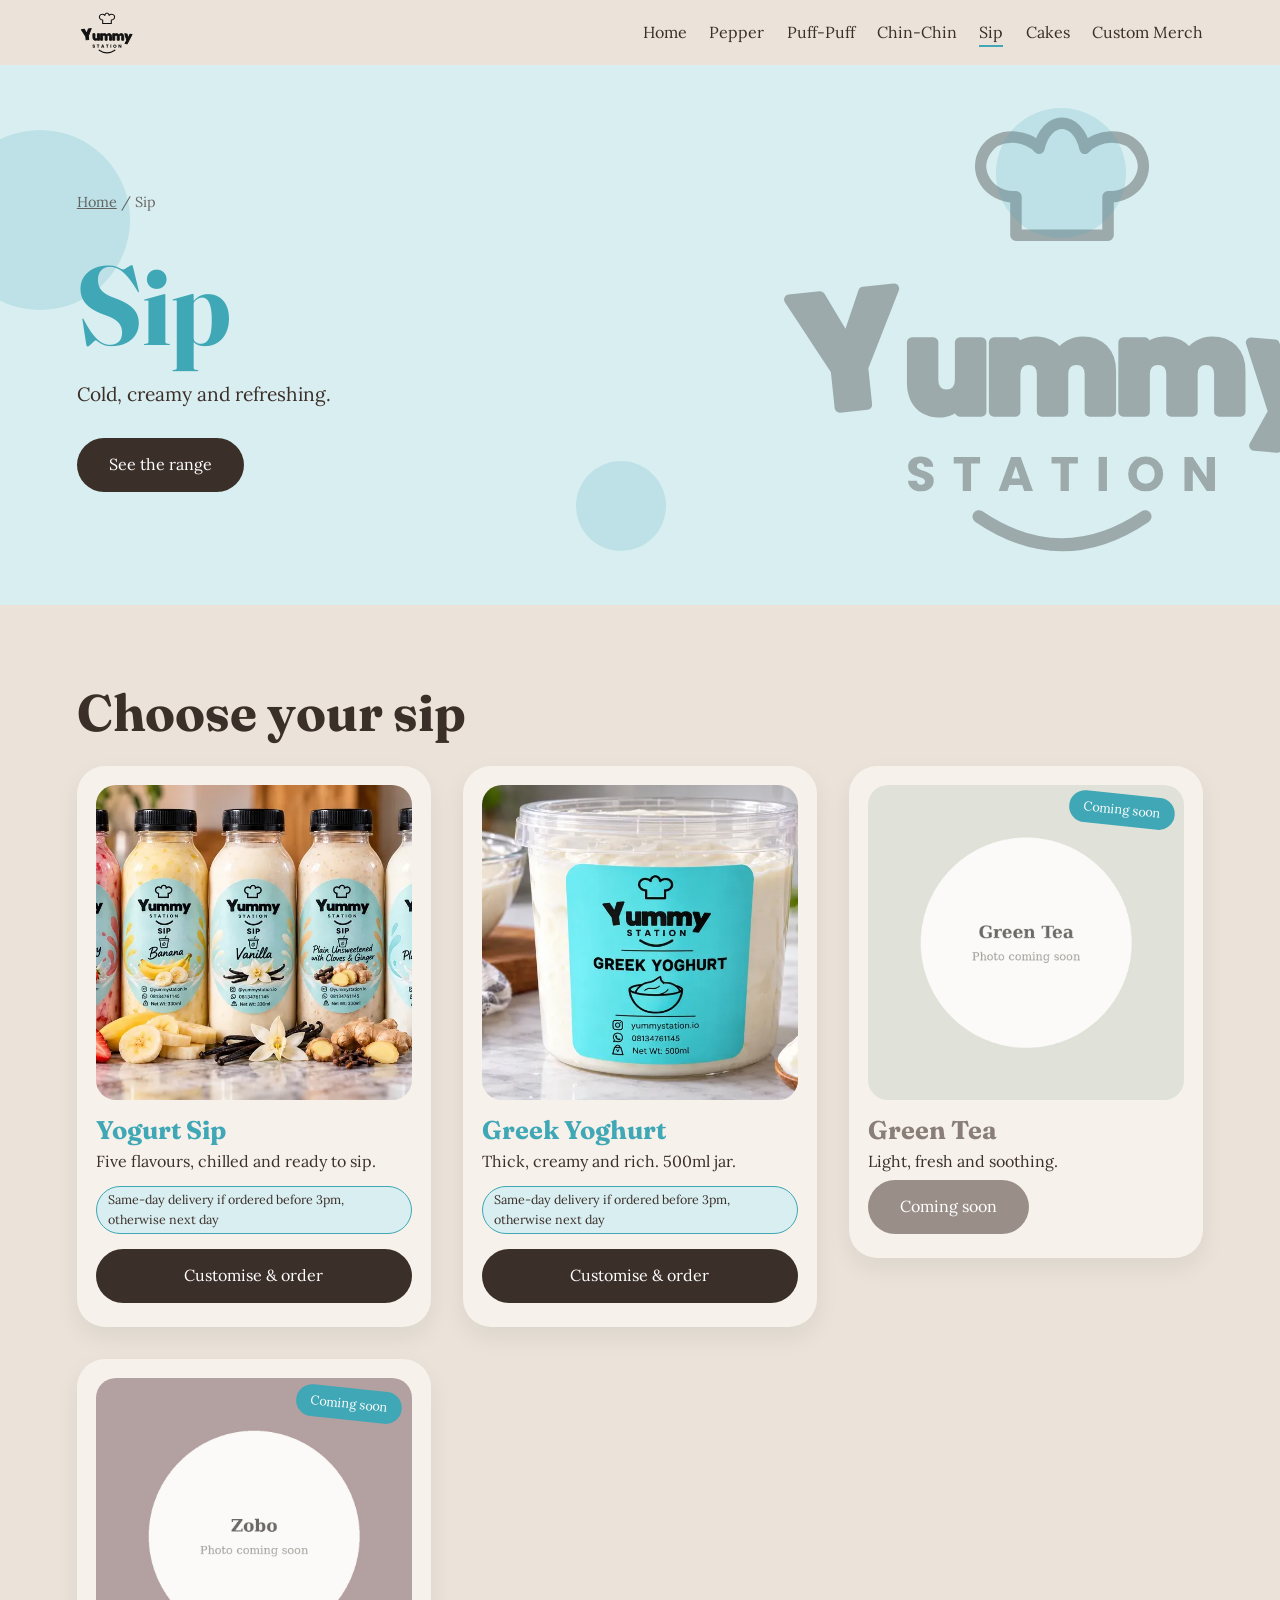
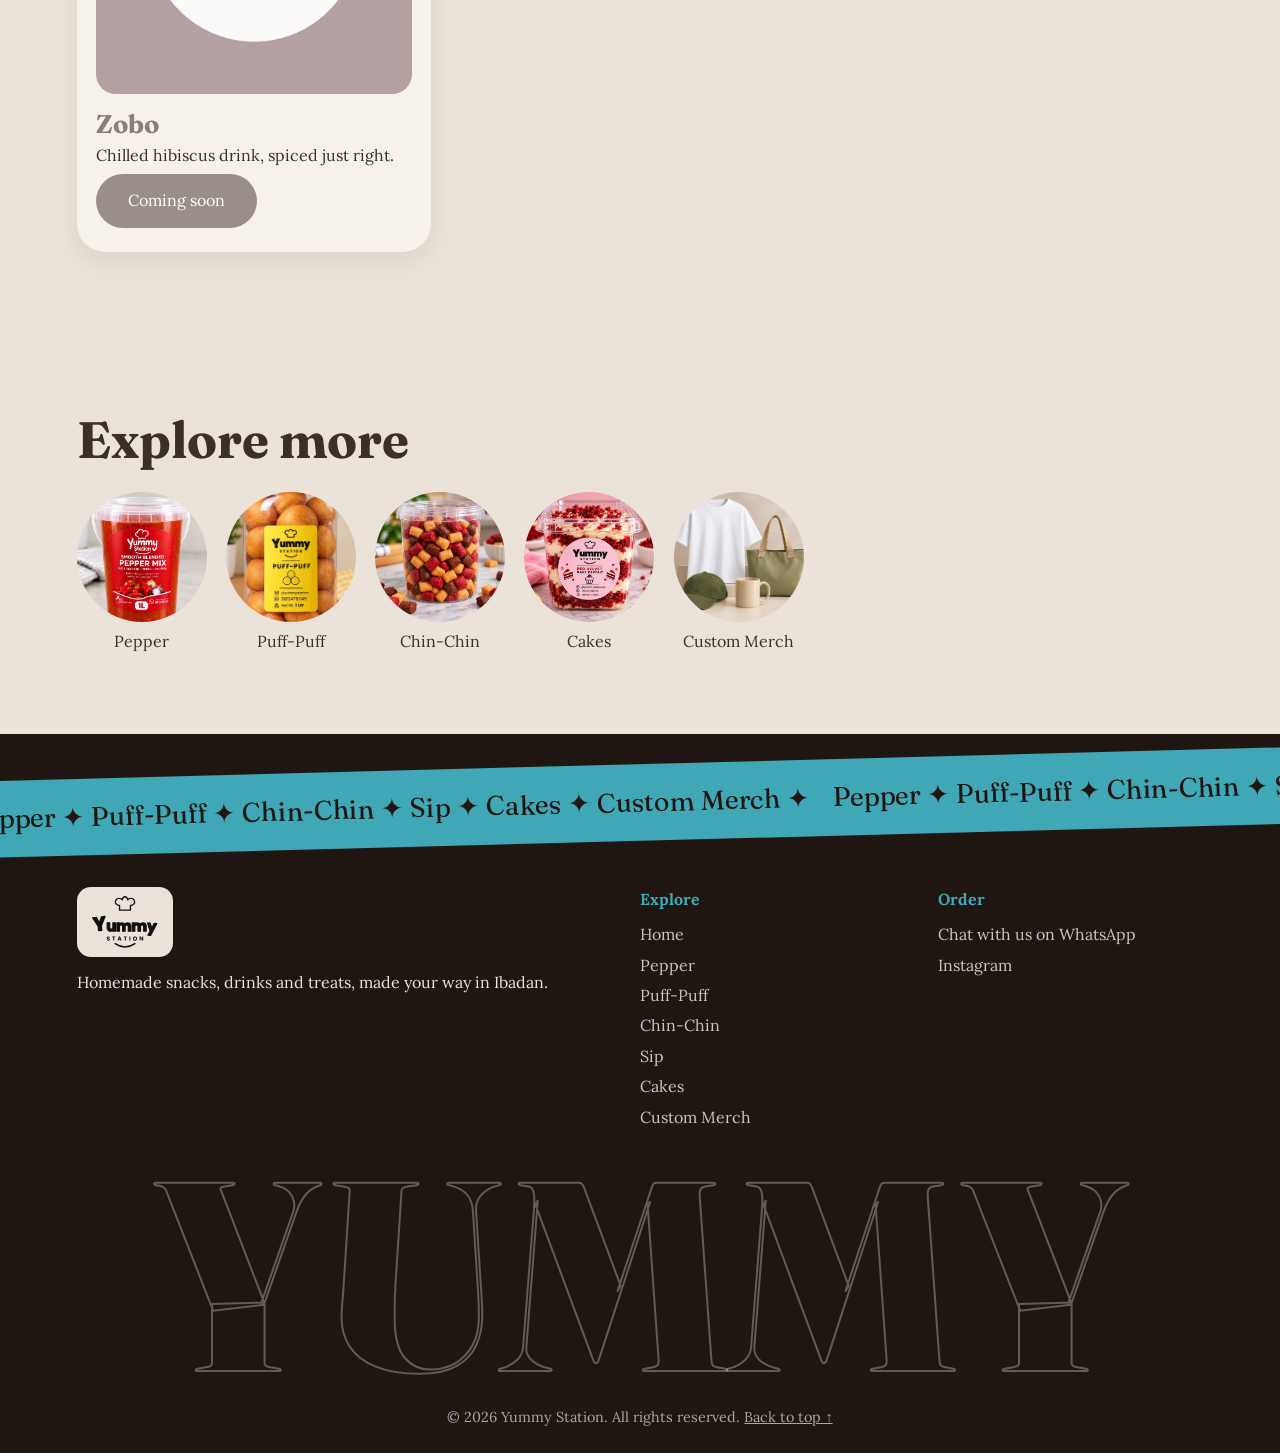
<file: sip.html>
<!DOCTYPE html>
<html lang="en"><head><meta charset="UTF-8"><meta name="viewport" content="width=device-width,initial-scale=1">
<title>Sip | Yummy Station</title>
<meta name="description" content="Fresh yogurt in five flavours, Greek yoghurt, and soon green tea and zobo.">
<link rel="icon" href="images/logo.svg" type="image/svg+xml">
<!-- SEO: replace YOURDOMAIN.com with your real website address once you buy it (find and replace in all files) -->
<link rel="canonical" href="https://yummystation.vercel.app/sip.html">
<meta property="og:title" content="Sip | Yummy Station Ibadan">
<meta property="og:description" content="Fresh yogurt in five flavours, Greek yoghurt, and soon green tea and zobo.">
<meta property="og:type" content="website">
<meta property="og:image" content="https://yummystation.vercel.app/images/products/sip-collection.webp">
<link href="https://fonts.googleapis.com/css2?family=Fraunces:wght@600;800&family=Lora&display=swap" rel="stylesheet">
<link rel="stylesheet" href="styles.css">
<script type="application/ld+json">{"@context":"https://schema.org","@type":"FoodEstablishment","name":"Yummy Station","url":"https://yummystation.vercel.app/","telephone":"+2348134761145","address":{"@type":"PostalAddress","addressLocality":"Ibadan","addressCountry":"NG"}}</script>
</head><body data-theme="sip" id="top">
<nav class="nav"><a class="brand" href="index.html"><img src="images/logo.svg" alt="Yummy Station logo" height="46"></a><input type="checkbox" id="nt" class="nt"><label for="nt" class="burger" aria-label="Menu">☰</label>
<div class="links"><a href="index.html">Home</a><a href="pepper.html">Pepper</a><a href="puffpuff.html">Puff-Puff</a><a href="chinchin.html">Chin-Chin</a><a href="sip.html" class=on>Sip</a><a href="cakes.html">Cakes</a><a href="merch.html">Custom Merch</a></div></nav>
<main><section class="phero" style="--logo:url(images/logo.svg)"><span class="blob b1"></span><span class="blob b2"></span><span class="blob b3"></span>
<div class="ptext"><p class="crumb"><a href="index.html">Home</a> / Sip</p><h1>Sip</h1><p>Cold, creamy and refreshing.</p><a class="btn" href="#products">See the range</a></div></section>
<section id="products"><h2>Choose your sip</h2><div class="pgrid"><article class="prod" data-product="Yogurt Sip" data-d="same"><div class="pimg"><img src="images/products/sip-collection.webp" alt="Yogurt Sip" loading="lazy"></div><h3>Yogurt Sip</h3><p>Five flavours, chilled and ready to sip.</p><span class="chip"></span><details class="opts"><summary class="btn">Customise &amp; order</summary><form class="builder"><fieldset><legend>Flavour</legend><label><input type="radio" name="flavour" value="Plain unsweetened" data-price="0" data-img="images/products/sip-plain.webp" checked> Plain unsweetened <span class="p"></span></label><label><input type="radio" name="flavour" value="Vanilla" data-price="0" data-img="images/products/sip-vanilla.webp"> Vanilla <span class="p"></span></label><label><input type="radio" name="flavour" value="Strawberry" data-price="0" data-img="images/products/sip-strawberry.webp"> Strawberry <span class="p"></span></label><label><input type="radio" name="flavour" value="Banana" data-price="0" data-img="images/products/sip-banana.webp"> Banana <span class="p"></span></label><label><input type="radio" name="flavour" value="Clove & ginger" data-price="0" data-img="images/products/sip-clove-ginger.webp"> Clove &amp; ginger (unsweetened) <span class="p"></span></label></fieldset><fieldset><legend>Quantity</legend><label><input type="radio" name="qty" value="1 bottle" data-price="0" checked> 1 bottle <span class="p"></span></label><label><input type="radio" name="qty" value="pack of 6" data-price="0"> Pack of 6 <span class="p"></span></label><label><input type="radio" name="qty" value="pack of 12" data-price="0"> Pack of 12 <span class="p"></span></label><label><input type="radio" name="qty" value="Other quantity" data-price="0"> Other (tell us in the note) <span class="p"></span></label></fieldset><input type="text" name="note" placeholder="Customise it: size, sweetness, anything else..."><p class="summary"></p><a class="btn order" href="#" target="_blank" rel="noopener">Order on WhatsApp</a></form></details></article><article class="prod" data-product="Greek Yoghurt" data-d="same"><div class="pimg"><img src="images/products/sip-greek.webp" alt="Greek Yoghurt" loading="lazy"></div><h3>Greek Yoghurt</h3><p>Thick, creamy and rich. 500ml jar.</p><span class="chip"></span><details class="opts"><summary class="btn">Customise &amp; order</summary><form class="builder"><fieldset><legend>Size</legend><label><input type="radio" name="size" value="500ml" data-price="0" checked> 500ml jar <span class="p"></span></label><label><input type="radio" name="size" value="Other size" data-price="0"> Other size (tell us in the note) <span class="p"></span></label></fieldset><fieldset><legend>Quantity</legend><label><input type="radio" name="qty" value="1 jar" data-price="0" checked> 1 jar <span class="p"></span></label><label><input type="radio" name="qty" value="pack of 3" data-price="0"> Pack of 3 <span class="p"></span></label><label><input type="radio" name="qty" value="pack of 6" data-price="0"> Pack of 6 <span class="p"></span></label></fieldset><input type="text" name="note" placeholder="Customise it: sweetness, toppings, size..."><p class="summary"></p><a class="btn order" href="#" target="_blank" rel="noopener">Order on WhatsApp</a></form></details></article><article class="prod soon" data-product="Green Tea" data-d=""><span class="badge">Coming soon</span><div class="pimg"><img src="images/products/sip-green-tea.webp" alt="Green Tea" loading="lazy"></div><h3>Green Tea</h3><p>Light, fresh and soothing.</p><span class="btn off">Coming soon</span></article><article class="prod soon" data-product="Zobo" data-d=""><span class="badge">Coming soon</span><div class="pimg"><img src="images/products/sip-zobo.webp" alt="Zobo" loading="lazy"></div><h3>Zobo</h3><p>Chilled hibiscus drink, spiced just right.</p><span class="btn off">Coming soon</span></article></div></section><section class="more"><h2>Explore more</h2><div class="mrow"><a href="pepper.html"><img src="images/products/pepper-smooth-1l.webp" alt="Pepper" loading="lazy"><span>Pepper</span></a><a href="puffpuff.html"><img src="images/products/puffpuff-1kg.webp" alt="Puff-Puff" loading="lazy"><span>Puff-Puff</span></a><a href="chinchin.html"><img src="images/products/chinchin-assorted.webp" alt="Chin-Chin" loading="lazy"><span>Chin-Chin</span></a><a href="cakes.html"><img src="images/products/cakes-parfait-red-velvet.webp" alt="Cakes" loading="lazy"><span>Cakes</span></a><a href="merch.html"><img src="images/products/Earthy Essentials Studio Display.png" alt="Custom Merch" loading="lazy"><span>Custom Merch</span></a></div></section></main>

<footer class="foot"><div class="marquee"><div class="track"><span>Pepper ✦ Puff-Puff ✦ Chin-Chin ✦ Sip ✦ Cakes ✦ Custom Merch ✦ </span><span>Pepper ✦ Puff-Puff ✦ Chin-Chin ✦ Sip ✦ Cakes ✦ Custom Merch ✦ </span></div></div>
<div class="cols"><div><img class="flogo" src="images/logo.svg" alt="Yummy Station logo" height="70"><p>Homemade snacks, drinks and treats, made your way in Ibadan.</p></div>
<div><h4>Explore</h4><a href="index.html">Home</a><a href="pepper.html">Pepper</a><a href="puffpuff.html">Puff-Puff</a><a href="chinchin.html">Chin-Chin</a><a href="sip.html">Sip</a><a href="cakes.html">Cakes</a><a href="merch.html">Custom Merch</a></div>
<div><h4>Order</h4><a data-wa href="#" target="_blank" rel="noopener">Chat with us on WhatsApp</a><!-- Add your Instagram link below --><a href="https://www.instagram.com/yummystation.io/">Instagram</a></div></div>
<p class="giant" aria-hidden="true">YUMMY</p><p class="copy">© 2026 Yummy Station. All rights reserved. <a href="#top">Back to top ↑</a></p></footer>
<script src="script.js"></script></body></html>
</file>
<file: styles.css>
/* ===== EDIT YOUR COLOURS HERE ===== */
:root{--bg:#ebe3d9;--card:#f6f1ea;--dark:#3b2f2a;--acc:#b8a48f;--soft:#f6f1ea;--fh:'Fraunces',Georgia,serif;--fb:'Lora',Georgia,serif}
/* each page has its own accent colour: change them here */
body[data-theme=pepper]{--acc:#c8452d;--soft:#f3d9cf}
body[data-theme=puffpuff]{--acc:#d99a3a;--soft:#f8e8c4}
body[data-theme=chinchin]{--acc:#a8662a;--soft:#f1dfc6}
body[data-theme=sip]{--acc:#3fa7b5;--soft:#d9eef0}
body[data-theme=cakes]{--acc:#d6708a;--soft:#f8dde4}
body[data-theme=merch]{--acc:#5f7480;--soft:#dfe5e8}
*{box-sizing:border-box;margin:0}
html{scroll-behavior:smooth}
body{background:var(--bg);color:var(--dark);font-family:var(--fb);line-height:1.6}
img{max-width:100%;display:block}
a{color:inherit}
h1,h2,h3{font-family:var(--fh);line-height:1.1}
h2{font-size:clamp(2rem,5vw,3.2rem);margin-bottom:1.5rem}
section{padding:5rem 6vw}
.btn{display:inline-block;background:var(--dark);color:#fff;padding:.9rem 2rem;border-radius:99px;text-decoration:none;border:0;font:inherit;cursor:pointer;transition:.2s}
.btn:hover{transform:translateY(-3px);background:var(--acc)}
.btn.off{background:#9a8f88;cursor:not-allowed}.btn.off:hover{transform:none;background:#9a8f88}
/* NAV */
.nav{position:sticky;top:0;z-index:10;display:flex;justify-content:space-between;align-items:center;padding:.6rem 6vw;background:#ebe3d9ee;backdrop-filter:blur(8px)}
.brand img{height:46px;width:auto}
.links a{margin-left:1.4rem;text-decoration:none;padding-bottom:3px;border-bottom:2px solid transparent}
.links a:hover,.links a.on{border-color:var(--acc)}
.nt,.burger{display:none}
@media(max-width:860px){.burger{display:block;font-size:1.8rem;cursor:pointer}.links{display:none;position:absolute;top:100%;left:0;right:0;background:var(--bg);flex-direction:column;padding:1rem 6vw}.nt:checked~.links{display:flex}.links a{margin:.6rem 0}}
/* HOME HERO */
.hero{min-height:85vh;display:grid;grid-template-columns:1fr 1fr;gap:3rem;align-items:center;
    background: beige}
.eyebrow{font-size:.9rem;letter-spacing:.1em;text-transform:uppercase;color:#8a5a34}
.hero h1{font-size:clamp(3rem,7vw,5.8rem);margin:.6rem 0}.hero p{margin-bottom:1.6rem;max-width:30rem}
.hpics{display:grid;grid-template-columns:1fr 1fr;grid-template-rows:1fr 1fr;gap:1rem;height:min(70vh,560px)}
.hpics img{width:100%;height:100%;object-fit:cover;border-radius:24px;box-shadow:0 14px 30px #0002;animation:float 7s ease-in-out infinite}
.hpics .a{grid-row:1/3}.hpics .b{animation-delay:-2s}.hpics .c{animation-delay:-4s}
@media(max-width:800px){.hero{grid-template-columns:1fr}.hpics{height:340px}}
.cgrid{display:grid;grid-template-columns:repeat(auto-fit,minmax(260px,1fr));gap:1.5rem}
.ccard{background:var(--card);border-radius:24px;padding:1.2rem;text-decoration:none;transition:.25s;display:block}
.ccard:hover{transform:translateY(-8px) rotate(-1deg);box-shadow:0 18px 30px #0002}
.ccard img{width:100%;aspect-ratio:1;object-fit:cover;border-radius:18px;margin-bottom:1rem;transition:.4s}.ccard:hover img{transform:scale(1.03)}
.ccard h3{font-size:1.7rem}.ccard span{color:#8a5a34;font-weight:700;display:block;margin-top:.6rem}
/* DELIVERY STRIP */
.delivery{background:#3b2f2a;color:#f6f1ea}
.delivery h2{font-size:2rem}
.dgrid{display:grid;grid-template-columns:repeat(auto-fit,minmax(260px,1fr));gap:1.2rem}
.dbox{background:#ffffff14;border:1px solid #ffffff33;border-radius:20px;padding:1.4rem}
.dbox strong{font-family:var(--fh);font-size:1.3rem}
/* COMBO */
.combo{background:#f8dde4}
.cbox{position:relative;max-width:760px;margin:0 auto;background:#fff;border-radius:32px;padding:2.5rem;text-align:center;box-shadow:0 18px 40px #0002}
.cbox h2{margin-bottom:1rem}
.cimgs{display:flex;align-items:center;justify-content:center;gap:.8rem;margin:1rem 0}
.cimgs img{width:28%;aspect-ratio:1;object-fit:cover;border-radius:50%;border:5px solid #f8dde4}
.cimgs b{font-size:2rem;color:#d6708a}
.cprice{font-size:1.3rem;font-weight:700;margin:.8rem 0 1.2rem}
/* CATEGORY HERO */
.phero{position:relative;overflow:hidden;min-height:60vh;display:grid;align-items:center;background:var(--soft)}
.phero::before{content:"";position:absolute;right:-8%;top:50%;width:min(70vw,640px);aspect-ratio:1;transform:translateY(-50%);background:var(--logo) center/contain no-repeat;opacity:.3;animation:spin 80s linear infinite}
@keyframes spin{to{transform:translateY(-50%) rotate(360deg)}}
.ptext{position:relative;max-width:560px}
.ptext h1{font-size:clamp(3.2rem,10vw,7rem);color:var(--acc)}
.ptext p{margin:.8rem 0 1.8rem;font-size:1.2rem}
.crumb{font-size:.9rem!important;opacity:.7}
.blob{position:absolute;border-radius:50%;background:var(--acc);opacity:.18;animation:float 7s ease-in-out infinite}
.b1{width:180px;height:180px;left:-50px;top:12%}.b2{width:90px;height:90px;left:45%;bottom:10%;animation-delay:-2s}.b3{width:130px;height:130px;right:12%;top:8%;animation-delay:-4s}
@keyframes float{50%{transform:translateY(-18px)}}
/* PRODUCT CARDS */
.pgrid{display:grid;grid-template-columns:repeat(auto-fit,minmax(290px,1fr));gap:2rem;align-items:start}
.prod{position:relative;background:var(--card);border-radius:28px;padding:1.2rem 1.2rem 1.5rem;box-shadow:0 10px 24px #0001;transition:.3s}
.prod:hover{transform:translateY(-6px)}
.pimg{border-radius:20px;overflow:hidden;background:var(--soft);margin-bottom:1rem}
.pimg img{width:100%;aspect-ratio:1;object-fit:cover;transition:.4s}
.prod h3{font-size:1.6rem;color:var(--acc)}
.prod p{margin:.3rem 0}
.min{font-weight:700;font-size:.9rem}
.chip{display:inline-block;background:var(--soft);border:1px solid var(--acc);color:var(--dark);font-size:.78rem;padding:.2rem .7rem;border-radius:99px;margin:.4rem 0 .9rem}
.badge{position:absolute;top:1.8rem;right:1.8rem;z-index:2;background:var(--acc,#d6708a);color:#fff;font-size:.8rem;padding:.35rem .9rem;border-radius:99px;transform:rotate(6deg)}
.cbox .badge{top:-12px;right:auto;left:50%;transform:translateX(-50%) rotate(-3deg)}
.prod.soon .pimg{filter:grayscale(.7);opacity:.7}.prod.soon h3{color:#8a7f78}
/* the order form opens inside the card */
.opts summary{list-style:none;text-align:center;width:100%}.opts summary::-webkit-details-marker{display:none}
.opts[open] summary{background:var(--acc)}
.builder{margin-top:1.2rem}
fieldset{border:0;margin-bottom:1rem}legend{font-weight:700;margin-bottom:.3rem}
label{display:block;margin:.3rem 0;cursor:pointer}
.p{opacity:.7;font-size:.9em}
input[type=range]{width:100%;accent-color:var(--acc)}input[type=radio]{accent-color:var(--acc)}
input[type=text]{width:100%;padding:.8rem 1rem;border:1px solid var(--dark);border-radius:14px;background:transparent;font:inherit}
.summary{margin:1rem 0;font-weight:700;font-size:.95rem}
.builder .btn{display:block;text-align:center}
/* MORE */
.mrow{display:flex;flex-wrap:wrap;gap:1.2rem}
.mrow a{width:130px;text-align:center;text-decoration:none;transition:.25s}.mrow a:hover{transform:translateY(-6px)}
.mrow img{border-radius:50%;aspect-ratio:1;object-fit:cover;margin-bottom:.4rem}
/* DRAMATIC FOOTER */
.foot{background:#1f1612;color:#ebe3d9;overflow:hidden;padding-top:0}
.marquee{background:var(--acc,#b8a48f);color:#1f1612;overflow:hidden;white-space:nowrap;padding:1rem 0;font-family:var(--fh);font-size:1.6rem;transform:rotate(-1.5deg) scale(1.05);margin:2rem 0 3rem}
.track{display:inline-block;animation:slide 25s linear infinite}.track span{padding-right:1rem}
@keyframes slide{to{transform:translateX(-50%)}}
.cols{display:grid;grid-template-columns:2fr 1fr 1fr;gap:2rem;padding:0 6vw}
.flogo{height:70px;width:auto;margin-bottom:.8rem;background:#ebe3d9;border-radius:14px;padding:6px 10px}
.cols h4{margin-bottom:.6rem;color:var(--acc,#b8a48f)}
.cols a{display:block;text-decoration:none;margin:.3rem 0;opacity:.85}.cols a:hover{opacity:1;color:var(--acc,#b8a48f)}
.giant{font-family:var(--fh);font-weight:800;font-size:clamp(4rem,21vw,18rem);line-height:.8;text-align:center;margin-top:2rem;color:transparent;-webkit-text-stroke:2px #ebe3d955;white-space:nowrap}
.copy{text-align:center;padding:1.5rem;font-size:.9rem;opacity:.7}
@media(max-width:700px){.cols{grid-template-columns:1fr}.phero::before{right:-30%;opacity:.2}}
</file>
